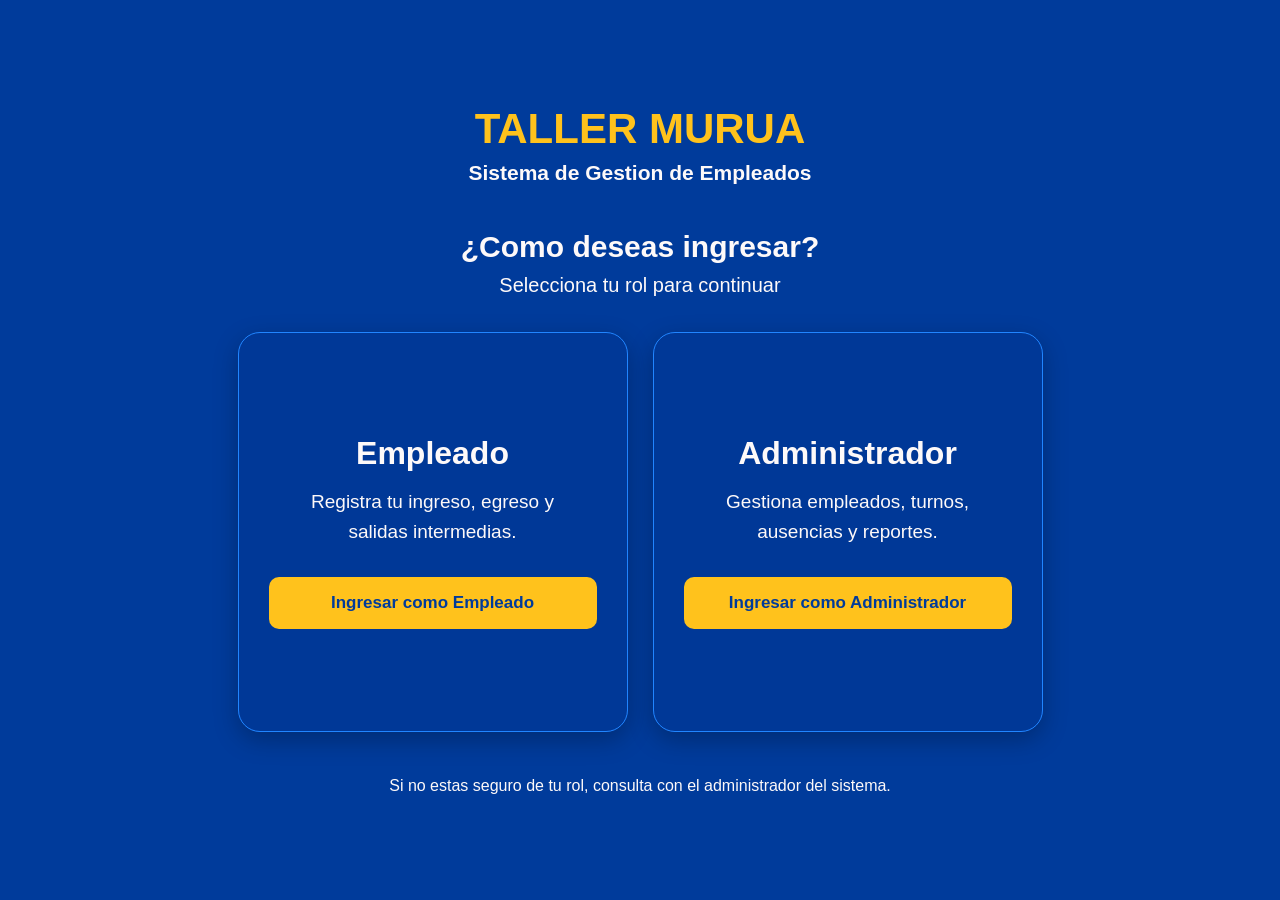
<file: templates/index.html>
<!DOCTYPE html>


<head>
    
    
    <title>Taller Murua</title>

    <link rel="stylesheet" href="../static/css/estilosIndex.css">
</head>

<body>

    <main class="contenedor">

        <h1>TALLER MURUA</h1>

        <h2>Sistema de Gestion de Empleados</h2>

        <h3>¿Como deseas ingresar?</h3>

        <p>Selecciona tu rol para continuar</p>


        <section class="roles">

            <div class="carta-empleado">

                <h2>Empleado</h2>

                <p>
                    Registra tu ingreso, egreso y<br>
                    salidas intermedias.
                </p>

                <button onclick="location.href='PantallaUsuario.html'">
                    Ingresar como Empleado
                </button>

            </div>


            <div class="carta-administrador">

                <h2>Administrador</h2>

                <p>
                    Gestiona empleados, turnos,<br>
                    ausencias y reportes.
                </p>

                <button onclick="location.href='paneladmin.html'">
                    Ingresar como Administrador
                </button>

            </div>

        </section>


        <div class="aviso"></div>

        <span>
            Si no estas seguro de tu rol, consulta con el administrador del sistema.
        </span>

    </main>

</body>

</html>
</file>
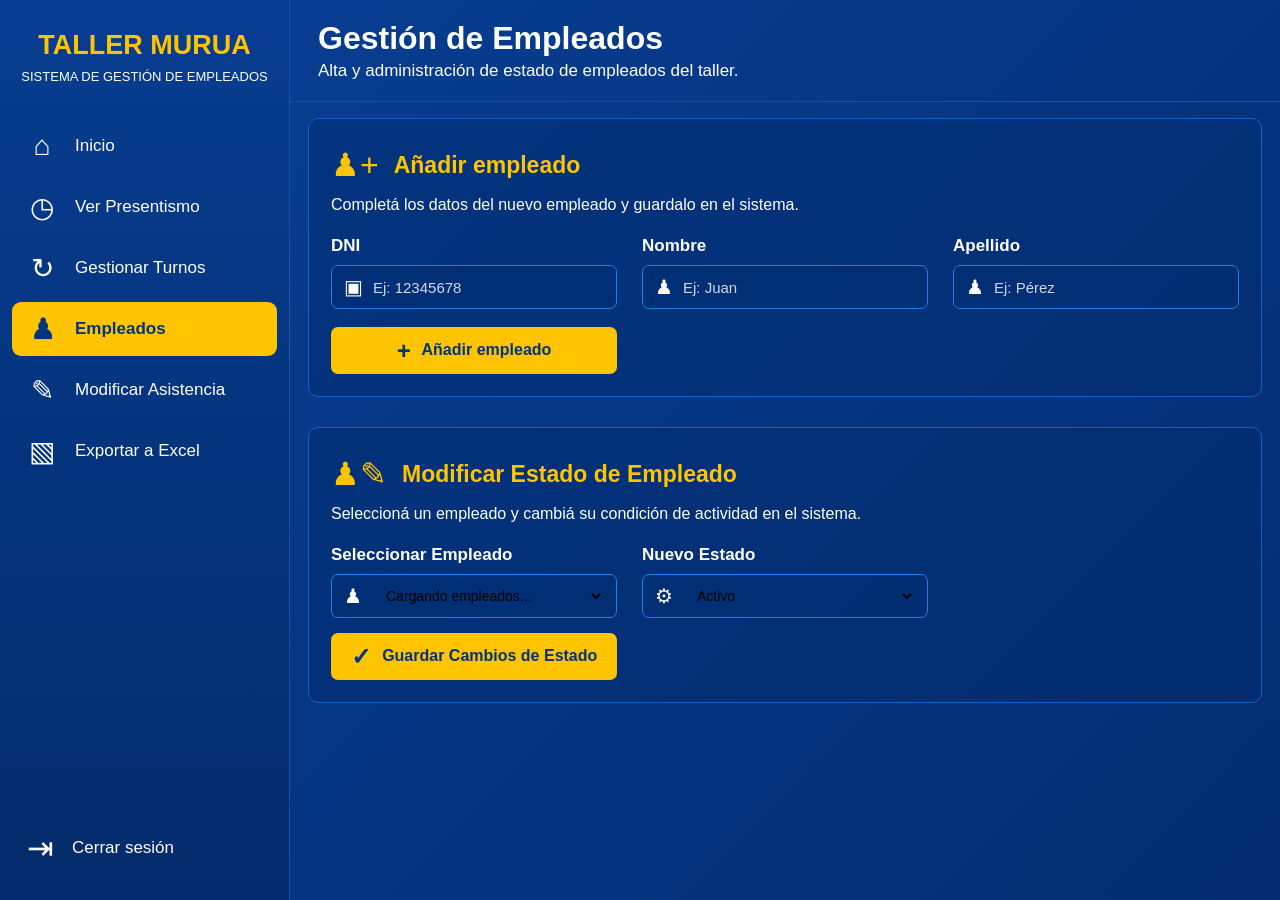
<file: templates/anadirempleado.html>
<!DOCTYPE html>
<head>
    <title>Añadir empleado - Taller Murua</title>
    <link rel="stylesheet" href="../static/css/anadirempleado.css">
</head>

<body>
    <aside class="sidebar">
        <div class="logo">
            <div class="logo-icon"></div>
            <h1>TALLER MURUA</h1>
            <p>SISTEMA DE GESTIÓN DE EMPLEADOS</p>
        </div>

        <nav class="menu">
            <a href="#" class="menu-item" onclick="location.href='paneladmin.html'">
                <span>⌂</span>
                Inicio
            </a>
            <a href="#" class="menu-item" onclick="location.href='presentismo.html'">
                <span>◷</span>
                Ver Presentismo
            </a>
            <a href="#" class="menu-item" onclick="location.href='GestionDeTurnos.html'">
                <span>↻</span>
                Gestionar Turnos
            </a>
            <a href="#" class="menu-item activo">
                <span>♟</span>
                Empleados
            </a>
            <a href="#" class="menu-item" onclick="location.href='modificarasistencia.html'">
                <span>✎</span>
                Modificar Asistencia
            </a>
            <a href="#" class="menu-item" onclick="location.href='excel.html'">
                <span>▧</span>
                Exportar a Excel
            </a>
        </nav>

        <button type="button" class="cerrar-sesion" onclick="location.href='index.html'">
            <span>⇥</span>
            Cerrar sesión
        </button>
    </aside>

    <main class="contenido">
        <header class="header">
            <div class="titulo-header">
                <div>
                    <h2>Gestión de Empleados</h2>
                    <p>Alta y administración de estado de empleados del taller.</p>
                </div>
            </div>
        </header>

        <!-- Sección de Alta de Empleado -->
        <section class="panel-empleado">
            <div class="titulo-panel">
                <span class="icono-persona">♟+</span>
                <h3>Añadir empleado</h3>
            </div>
            <p class="descripcion">
                Completá los datos del nuevo empleado y guardalo en el sistema.
            </p>

            <form class="form-empleado">
                <div class="campo">
                    <label for="dni">DNI</label>
                    <div class="input-container">
                        <span class="input-icon">▣</span>
                        <input
                            type="text"
                            id="dni"
                            name="dni"
                            placeholder="Ej: 12345678"
                        >
                    </div>
                </div>

                <div class="campo">
                    <label for="nombre">Nombre</label>
                    <div class="input-container">
                        <span class="input-icon">♟</span>
                        <input
                            type="text"
                            id="nombre"
                            name="nombre"
                            placeholder="Ej: Juan"
                        >
                    </div>
                </div>

                <div class="campo">
                    <label for="apellido">Apellido</label>
                    <div class="input-container">
                        <span class="input-icon">♟</span>
                        <input
                            type="text"
                            id="apellido"
                            name="apellido"
                            placeholder="Ej: Pérez"
                        >
                    </div>
                </div>
                
                <button type="submit" class="btn-agregar">
                    <span>+</span>
                    Añadir empleado
                </button>
            </form>
        </section>

        <!-- SECCIÓN: Modificar Estado de Empleado mediante Selectores -->
        <section class="panel-empleado" style="margin-top: 30px;">
            <div class="titulo-panel">
                <span class="icono-persona">♟✎</span>
                <h3>Modificar Estado de Empleado</h3>
            </div>
            <p class="descripcion">
                Seleccioná un empleado y cambiá su condición de actividad en el sistema.
            </p>

            <div class="form-empleado" style="margin-top: 20px;">
                <div class="campo">
                    <label for="select-empleado-estado">Seleccionar Empleado</label>
                    <div class="input-container">
                        <span class="input-icon">♟</span>
                        <select id="select-empleado-estado" name="empleado" style="width: 100%; padding: 10px; border: none; background: transparent; outline: none; font-size: 14px;">
                            <option value="">Cargando empleados...</option>
                        </select>
                    </div>
                </div>

                <div class="campo">
                    <label for="select-nuevo-estado-emp">Nuevo Estado</label>
                    <div class="input-container">
                        <span class="input-icon">⚙</span>
                        <select id="select-nuevo-estado-emp" name="estado" style="width: 100%; padding: 10px; border: none; background: transparent; outline: none; font-size: 14px;">
                            <option value="1">Activo</option>
                            <option value="0">Inactivo (No activo)</option>
                        </select>
                    </div>
                </div>

                <button type="button" id="btn-guardar-estado" class="btn-agregar" style="margin-top: 15px;">
                    <span>✓</span>
                    Guardar Cambios de Estado
                </button>
            </div>
        </section>
    </main>

    <script src="../static/js/agregarEmpleado.js"></script>
</body>
</html>
</file>
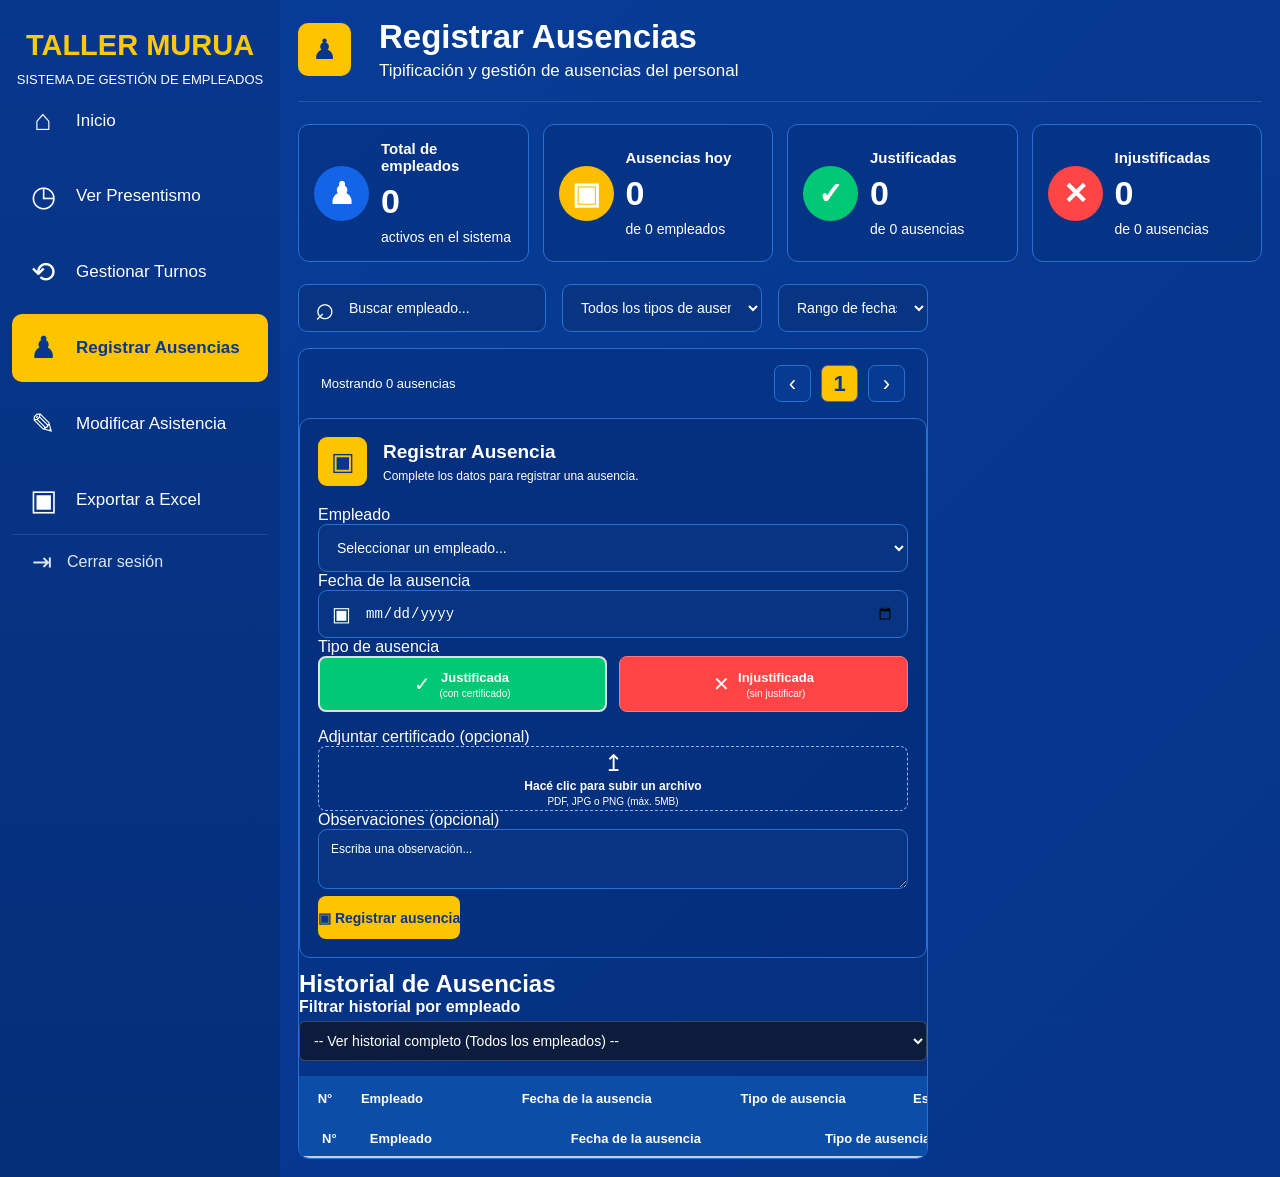
<file: templates/ausencias.html>
<!DOCTYPE html>

<head>
   
    <title>Registrar Ausencias - Taller Murua</title>
    <link rel="stylesheet" href="../static/css/ausenciastyle.css">
</head>
<body>

<div class="app">

    
    <aside class="sidebar">

        <div class="logo">
            <div class="logo-icon"></div>
            <h1>TALLER MURUA</h1>
            <p>SISTEMA DE GESTIÓN DE EMPLEADOS</p>
        

        <nav class="menu">

    <a href="paneladmin.html"><span>⌂</span>Inicio</a>
    <a href="presentismo.html"><span>◷</span>Ver Presentismo</a>
    <a href="GestionDeTurnos.html"><span>⟲</span>Gestionar Turnos</a>
    <a href="ausencias.html" class="active"><span>♟</span>Registrar Ausencias</a>
    <a href="modificarasistencia.html"><span>✎</span>Modificar Asistencia</a>


    <a href="excel.html" id="btn-exportar"><span>▣</span>Exportar a Excel</a>
</nav>

        <a href="index.html" class="cerrar-sesion" style="text-decoration: none;">
    <span>⇥</span>
    Cerrar sesión
</a> 

    </aside>

    
    <main class="main">

        <header class="header">

            <div class="header-title">
                <div class="page-icon">♟</div>
                <div>
                    <h2>Registrar Ausencias</h2>
                    <p>Tipificación y gestión de ausencias del personal</p>
                </div>
            </div>

        </header>

        
        <section class="stats">

            <div class="stat">
                <div class="stat-icon blue">♟</div>
                <div>
                    <h4>Total de empleados</h4>
                    <strong id="empleados-total">0</strong>
                    <small id="empleados-activos">activos en el sistema</small>
                </div>
            </div>

            <div class="stat">
                <div class="stat-icon yellow">▣</div>
                <div>
                    <h4>Ausencias hoy</h4>
                    <strong id="ausencias-hoy">0</strong>
                    <small id="empleados-hoy">de 0 empleados</small>
                </div>
            </div>

            <div class="stat">
                <div class="stat-icon green">✓</div>
                <div>
                    <h4>Justificadas</h4>
                    <strong id="justificadas">0</strong>
                    <small id="ausencias-justificadas">de 0 ausencias</small>
                </div>
            </div>

            <div class="stat">
                <div class="stat-icon red">✕</div>
                <div>
                    <h4>Injustificadas</h4>
                    <strong id="injustificadas">0</strong>
                    <small id="total-ausencias">de 0 ausencias</small>
                </div>
            </div>

        </section>

       
        <div class="workspace">

         
            <section class="left-column">

                <div class="filters">

                    <div class="search">
                        <span>⌕</span>
                        <input type="text" placeholder="Buscar empleado...">
                    </div>

                    <select>
                        <option>Todos los tipos de ausencia</option>
                        <option>Justificada</option>
                        <option>Injustificada</option>
                    </select>

                    <select>
                        <option>Rango de fechas</option>
                        <option>Hoy</option>
                        <option>Esta semana</option>
                        <option>Este mes</option>
                    </select>

                </div>

                <div class="table-panel">

                    <div class="table-wrapper">

                        <table>

                            <thead>
                                <tr>
                                    <th>N°</th>
                                    <th>Empleado</th>
                                    <th>Fecha de la ausencia</th>
                                    <th>Tipo de ausencia</th>
                                    <th>Estado</th>
                                    <th>Acciones</th>
                                </tr>
                            </thead>
                                

                    <div class="pagination">
                        <span id="pagination-info">Mostrando 0 ausencias</span>
                        <div>
                            <button>‹</button>
                            <button class="selected">1</button>
                            <button>›</button>
                        </div>
                    </div>

                </div>

            </section>

           
            <aside class="right-column">

                <div class="form-panel">

                    <div class="form-title">
                        <div class="form-icon">▣</div>
                        <div>
                            <h3>Registrar Ausencia</h3>
                            <p>Complete los datos para registrar una ausencia.</p>
                        </div>
                    </div>

                    <form>

                        <label>Empleado</label>
                        <select id="select-empleado">
                            <option>Seleccionar un empleado...</option>
                          
                        </select>

                        <label>Fecha de la ausencia</label>
                        <div class="date-input">
                            <span>▣</span>
                            <input type="date" id="input-fecha">
                        </div>

                       <label>Tipo de ausencia</label>

                        <div class="absence-types">
                            <label class="type-option justified-option" data-value="true">
                                <input type="radio" name="absence" value="true" style="display: none;">
                                <span>✓</span>
                                <div>
                                    <strong>Justificada</strong>
                                    <small>(con certificado)</small>
                                </div>
                            </label>

                            <label class="type-option unjustified-option" data-value="false">
                                <input type="radio" name="absence" value="false" style="display: none;">
                                <span>✕</span>
                                <div>
                                    <strong>Injustificada</strong>
                                    <small>(sin justificar)</small>
                                </div>
                            </label>
                        </div>

                        <label>Adjuntar certificado (opcional)</label>

                        <div class="upload">
                            <div class="upload-icon">↥</div>
                            <strong>Hacé clic para subir un archivo</strong>
                            <small>PDF, JPG o PNG (máx. 5MB)</small>
                            <input type="file" accept=".pdf,.jpg,.jpeg,.png">
                        </div>

                        <label>Observaciones (opcional)</label>

                        <textarea placeholder="Escriba una observación..."></textarea>

                        <button type="submit" class="register-btn">
                            ▣ Registrar ausencia
                        </button>

                    </form>

                </div>

                <div class="historial-container">
                    <h2>Historial de Ausencias</h2>
                    
                    <div class="historial-filter-container" style="margin-bottom: 15px;">
                        <label for="select-filtro-historial" style="display: block; margin-bottom: 5px; font-weight: bold;">
                            Filtrar historial por empleado
                        </label>
                        <select id="select-filtro-historial" class="form-control" style="width: 100%; padding: 10px; border-radius: 6px; background-color: #0b1c3c; color: white; border: 1px solid rgba(255,255,255,0.2);">
                            <option value="">-- Ver historial completo (Todos los empleados) --</option>
                        </select>
                    </div>

                    <table class="table" style="width: 100%; border-collapse: collapse;">
                        <thead>
                            <tr style="text-align: left; border-bottom: 2px solid #ccc;">
                                <th style="padding: 10px;">N°</th>
                                <th style="padding: 10px;">Empleado</th>
                                <th style="padding: 10px;">Fecha de la ausencia</th>
                                <th style="padding: 10px;">Tipo de ausencia</th>
                                <th style="padding: 10px;">Estado</th>
                            </tr>
                        </thead>
                        <tbody id="tabla-historial-body">
                            <!-- Las filas se inyectarán aquí automáticamente -->
                        </tbody>
                    </table>
                </div>

</div>

    <script src="../static/js/ausencias.js"></script>
</body>
</html>
</file>
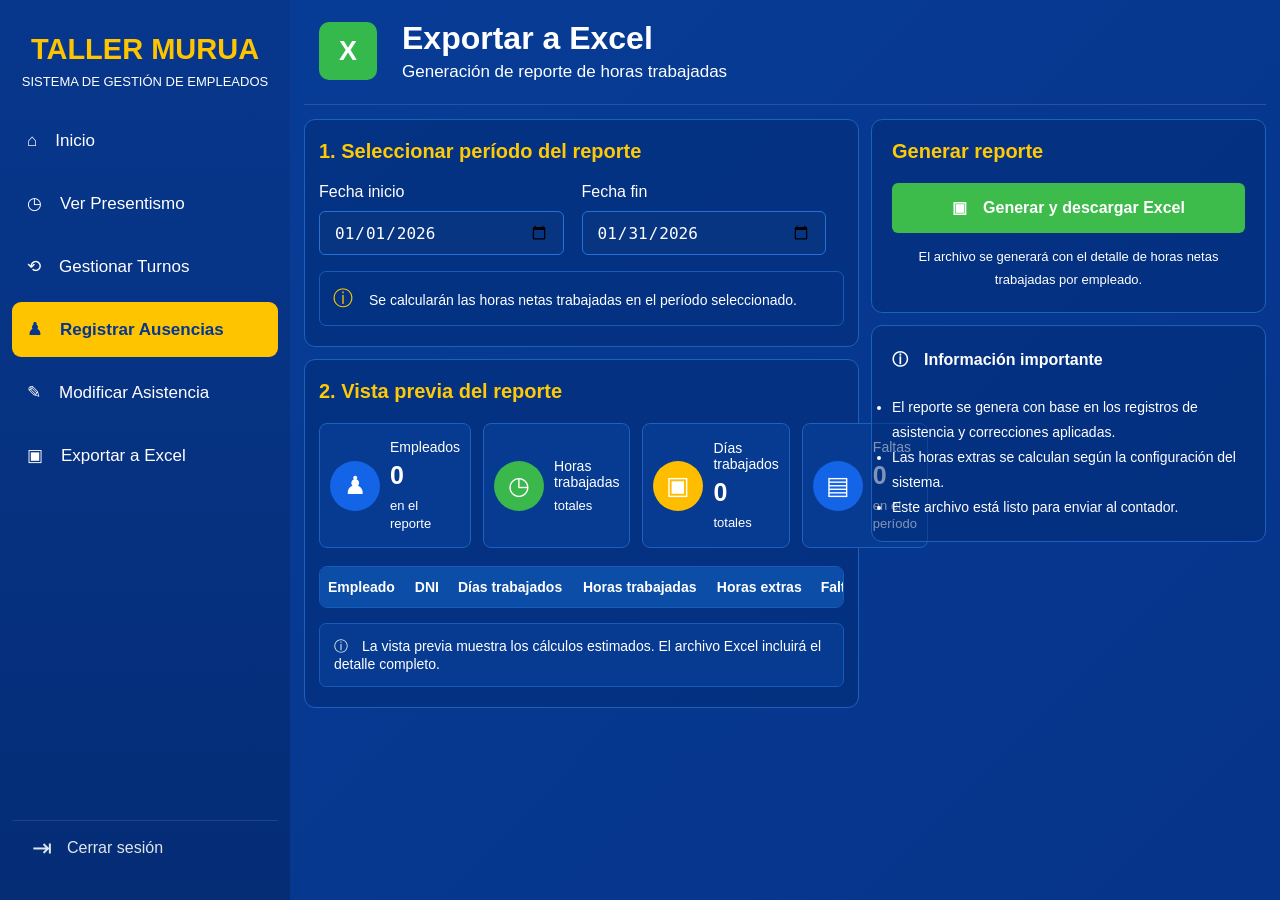
<file: templates/excel.html>
<!DOCTYPE html>

<head>
    <title>Exportar a Excel - Taller Murua</title>
    <link rel="stylesheet" href="../static/css/excelstyle.css">
    

</head>

<body>

<div class="app">

    

    <aside class="sidebar">

        <div class="logo">
            <div class="logo-icon"></div>
            <h1>TALLER MURUA</h1>
            <p>SISTEMA DE GESTIÓN DE EMPLEADOS</p>
        </div>

        <nav class="menu">

    <a href="paneladmin.html"><span>⌂</span>Inicio</a>
    <a href="presentismo.html"><span>◷</span>Ver Presentismo</a>
    <a href="GestionDeTurnos.html"><span>⟲</span>Gestionar Turnos</a>
    <a href="ausencias.html" class="active"><span>♟</span>Registrar Ausencias</a>
    <a href="modificarasistencia.html"><span>✎</span>Modificar Asistencia</a>


    <a href="excel.html" id="btn-exportar"><span>▣</span>Exportar a Excel</a>
</nav>

        <a href="index.html" class="cerrar-sesion" style="text-decoration: none;">
    <span>⇥</span>
    Cerrar sesión
</a> 

    </aside>

  

    <main class="main">

        <header class="header">

            <div class="header-title">
                <div class="excel-logo">X</div>

                <div>
                    <h2>Exportar a Excel</h2>
                    <p>Generación de reporte de horas trabajadas</p>
                </div>
            </div>

        </header>

        <div class="content-grid">

           

            <section class="left">

                

                <div class="panel">

                    <h3>1. Seleccionar período del reporte</h3>

                    <div class="date-fields">

                        <div class="field">
                            <label>Fecha inicio</label>
                            <input class="input" type="date" id="fecha-inicio" value="2026-01-01">
                        </div>

                        <div class="field">
                            <label>Fecha fin</label>
                            <input class="input" type="date" id="fecha-fin" value="2026-01-31">
                        </div>

                       

                    </div>

                    <div class="info">
                        <span>ⓘ</span>
                        Se calcularán las horas netas trabajadas en el período seleccionado.
                    </div>

                </div>

               

                <div class="panel">

                    <h3>2. Vista previa del reporte</h3>

                    <div class="stats">

                        <div class="stat">
                            <div class="stat-icon blue">♟</div>
                            <div>
                                <h4>Empleados</h4>
                                <strong id="empleados">0</strong>
                                <small>en el reporte</small>
                            </div>
                        </div>

                        <div class="stat">
                            <div class="stat-icon green">◷</div>
                            <div>
                                <h4>Horas trabajadas</h4>
                                <strong id="horas-trabajadas"></strong>
                                <small id="totales">totales</small>
                            </div>
                        </div>

                        <div class="stat">
                            <div class="stat-icon yellow">▣</div>
                            <div>
                                <h4>Días trabajados</h4>
                                <strong id="dias-trabajados">0</strong>
                                <small id="totales-dias">totales</small>
                            </div>
                        </div>

                        <div class="stat">
                            <div class="stat-icon blue">▤</div>
                            <div>
                                <h4>Faltas</h4>
                                <strong id="faltas">0</strong>
                                <small>en el período</small>
                            </div>
                        </div>

                    </div>

                    <br>

                    <div class="table-wrapper">

                        <table>

                            <thead>
                                <tr>
                                    <th>Empleado</th>
                                    <th>DNI</th>
                                    <th>Días trabajados</th>
                                    <th>Horas trabajadas</th>
                                    <th>Horas extras</th>
                                    <th>Faltas</th>
                                    <th>Horas netas</th>
                                </tr>
                            </thead>

                        </table>
                    </div>

                    <div class="bottom-info">
                        ⓘ　La vista previa muestra los cálculos estimados. El archivo Excel incluirá el detalle completo.
                    </div>

                </div>

            </section>

            
            <section class="right">

            

                <div class="panel">

                    <h3>Generar reporte</h3>

                    <button class="generate-btn" id="btn-generar-excel">
                        ▣　Generar y descargar Excel
                    </button>

                    <p class="description">
                        El archivo se generará con el detalle de horas
                        netas trabajadas por empleado.
                    </p>

                </div>

                

                <div class="panel important">

                    <h3>ⓘ　Información importante</h3>

                    <ul>
                        <li>El reporte se genera con base en los registros de asistencia y correcciones aplicadas.</li>
                        <li>Las horas extras se calculan según la configuración del sistema.</li>
                        <li>Este archivo está listo para enviar al contador.</li>
                    </ul>

                </div>
            </section>

        </div>

    </main>

</div>

<script src="../static/js/excel.js"></script>
</body>
</html>
</file>
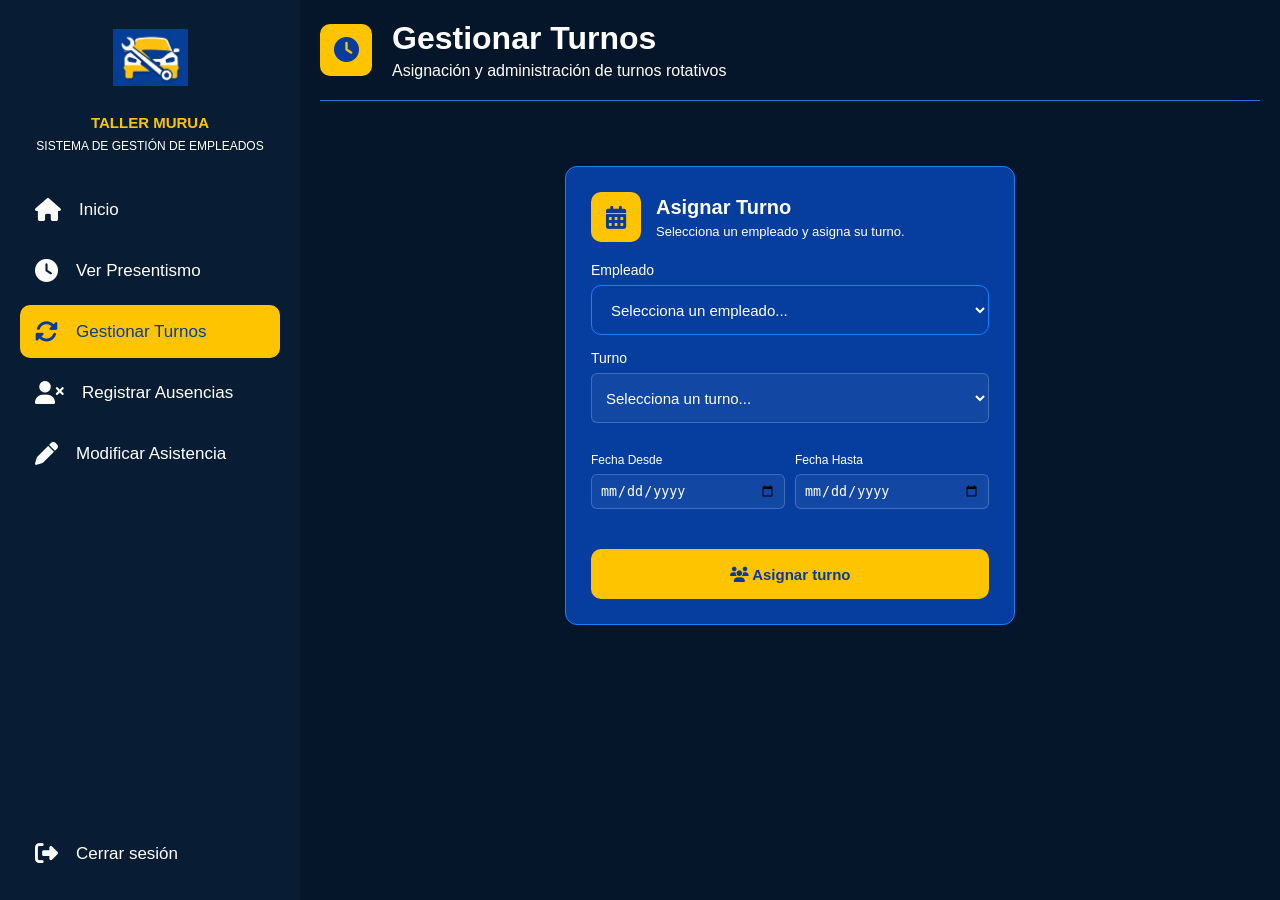
<file: templates/GestionDeTurnos.html>
<!DOCTYPE html>
<html lang="es">

<head>
    <meta charset="UTF-8">
    <meta name="viewport" content="width=device-width, initial-scale=1.0">
    <title>Taller Murua - Gestionar Turnos</title>
    <!-- CSS -->
    <link rel="stylesheet" href="../static/css/styloGestionDeTurnos.css">
    <!-- FontAwesome para iconos -->
    <link rel="stylesheet" href="https://cdnjs.cloudflare.com/ajax/libs/font-awesome/6.4.0/css/all.min.css">
</head>

<body>

    <div class="layout">

        <!-- =========================
             BARRA LATERAL
        ========================== -->
        <aside class="sidebar">

            <!-- LOGO -->
            <div class="brand">
                <img src="../templates/imagenes/LOGO PRINCIPAL (SOLO AUTO).jpeg" alt="Logo Taller Murua" class="logo-img">
                <h2>TALLER MURUA</h2>
                <p>SISTEMA DE GESTIÓN DE EMPLEADOS</p>
            </div>

            <!-- MENÚ -->
            <nav class="menu">
                <a href="#" class="menu-item" onclick="location.href='paneladmin.html'">
                    <i class="fa-solid fa-house"></i>
                    <span>Inicio</span>
                </a>

                <a href="#" class="menu-item" onclick="location.href='presentismo.html'">
                    <i class="fa-solid fa-clock"></i>
                    <span>Ver Presentismo</span>
                </a>

                <a href="#" class="menu-item active">
                    <i class="fa-solid fa-rotate"></i>
                    <span>Gestionar Turnos</span>
                </a>

                <a href="#" class="menu-item" onclick="location.href='ausencias.html'">
                    <i class="fa-solid fa-user-xmark"></i>
                    <span>Registrar Ausencias</span>
                </a>

                <a href="#" class="menu-item" onclick="location.href='modificarasistencia.html'">
                    <i class="fa-solid fa-pen"></i>
                    <span>Modificar Asistencia</span>
                </a>
            </nav>

            <!-- CERRAR SESIÓN -->
            <div class="logout">
                <a href="#" class="menu-item" onclick="location.href='index.html'">
                    <i class="fa-solid fa-right-from-bracket"></i>
                    <span>Cerrar sesión</span>
                </a>
            </div>
        </aside>

        <!-- =========================
             CONTENIDO PRINCIPAL
        ========================== -->
        <main class="main-content">

            <!-- ENCABEZADO -->
            <header class="header">
                <div class="header-title">
                    <div class="title-icon">
                        <i class="fa-solid fa-clock"></i>
                    </div>
                    <div>
                        <h1>Gestionar Turnos</h1>
                        <p>Asignación y administración de turnos rotativos</p>
                    </div>
                </div>
            </header>

            <!-- =========================
                 PANEL ASIGNAR TURNO
            ========================== -->
            <form id="form-asignar-turno" class="assignment">

                <div class="assignment-title">
                    <div class="assignment-icon">
                        <i class="fa-solid fa-calendar-days"></i>
                    </div>
                    <div>
                        <h2>Asignar Turno</h2>
                        <p>Selecciona un empleado y asigna su turno.</p>
                    </div>
                </div>

                <!-- EMPLEADO (Cargado dinámicamente o por select con ID) -->
                <label for="select-empleado">Empleado</label>
                <select id="select-empleado" required>
                    <option value="">Selecciona un empleado...</option>
                </select>

                <!-- TURNO (Asociado al turno_id de la BD) -->
                <label for="select-turno-id">Turno</label>
                <select id="select-turno-id" required style="width: 100%; padding: 10px; margin-bottom: 15px; background: rgba(255,255,255,0.05); color: white; border: 1px solid rgba(255,255,255,0.2); border-radius: 6px;">
                    <option value="">Selecciona un turno...</option>
                    <option value="1">Mañana</option>
                    <option value="2">Tarde</option>
                </select>

                <!-- FECHAS DE VIGENCIA -->
                <div style="display: flex; gap: 10px; margin-bottom: 15px;">
                    <div style="flex: 1;">
                        <label for="input-fecha-desde" style="font-size: 12px;">Fecha Desde</label>
                        <input type="date" id="input-fecha-desde" required style="width: 100%; padding: 8px; background: rgba(255,255,255,0.05); color: white; border: 1px solid rgba(255,255,255,0.2); border-radius: 6px;">
                    </div>
                    <div style="flex: 1;">
                        <label for="input-fecha-hasta" style="font-size: 12px;">Fecha Hasta</label>
                        <input type="date" id="input-fecha-hasta" required style="width: 100%; padding: 8px; background: rgba(255,255,255,0.05); color: white; border: 1px solid rgba(255,255,255,0.2); border-radius: 6px;">
                    </div>
                </div>

                <!-- BOTÓN -->
                <button type="submit" class="assign-button">
                    <i class="fa-solid fa-users"></i>
                    Asignar turno
                </button>
            </form>

        </main>
    </div>

    <!-- SCRIPT JS -->
    <script src="../static/js/GestionDeTurnos.js"></script>
</body>
</html>
</file>
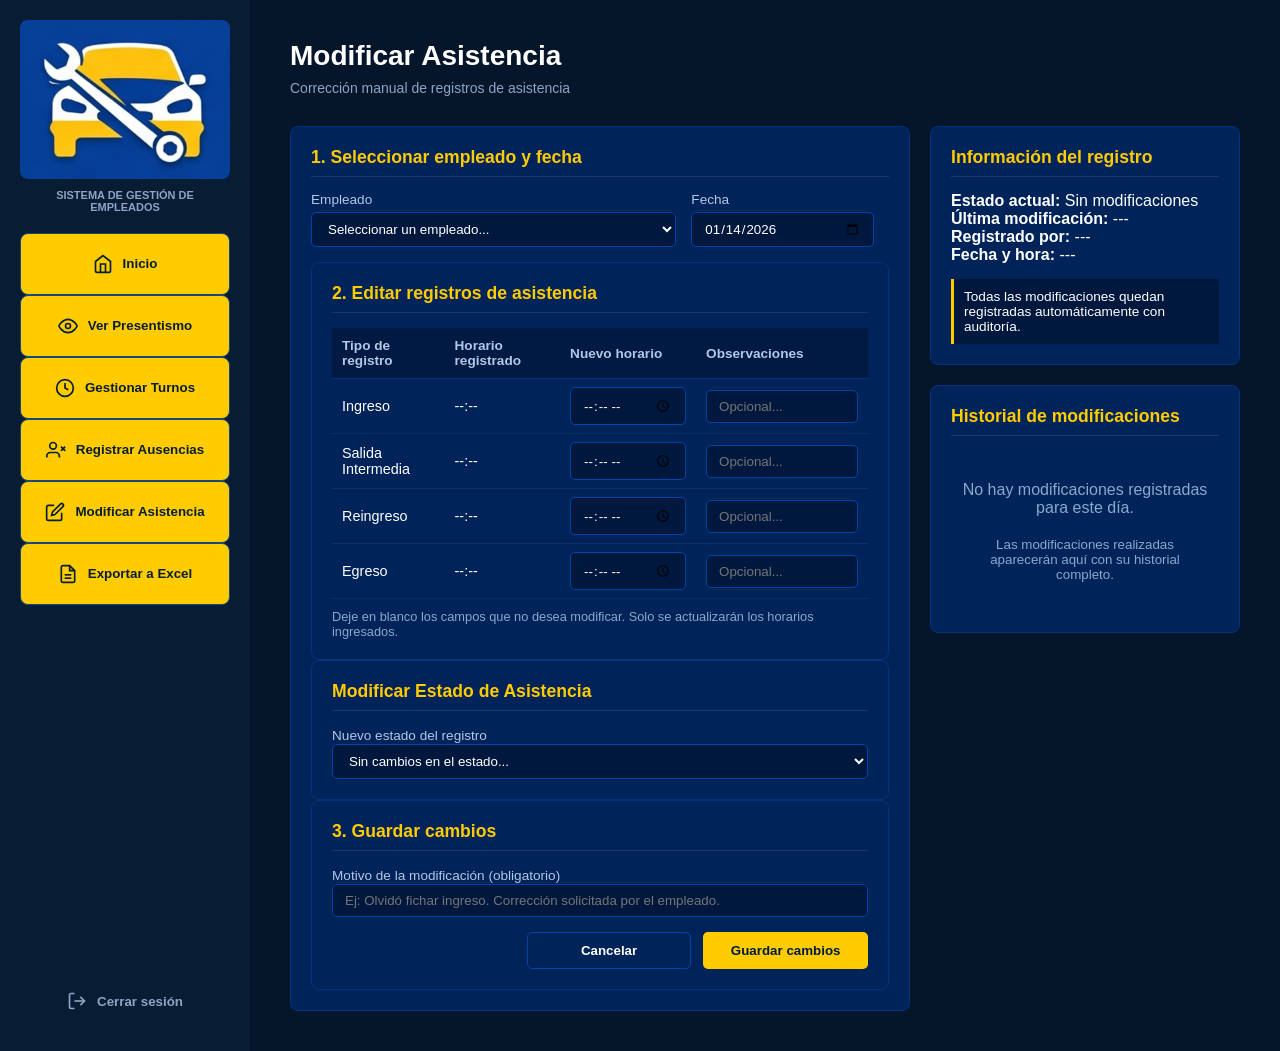
<file: templates/modificarasistencia.html>
<!DOCTYPE html>
<html lang="es">
<head>
  <meta charset="UTF-8">
  <meta name="viewport" content="width=device-width, initial-scale=1.0">
  <title>Modificar Asistencia - Taller Murua</title>
  <link rel="stylesheet" href="../static/css/estilos.css">
</head>
<body>

  <!-- Barra Lateral / Menú -->
  <aside>
    <div>
      <div class="logo-container">
        <img src="imagenes/LOGO PRINCIPAL (SOLO AUTO).jpeg" alt="Logo Taller Murua">
        <p>SISTEMA DE GESTIÓN DE EMPLEADOS</p>
      </div>

      <nav>
        <button type="button" id="btn-nav-inicio" onclick="location.href='paneladmin.html'">
          <svg width="20" height="20" viewBox="0 0 24 24" fill="none" stroke="currentColor" stroke-width="2"><path d="m3 9 9-7 9 7v11a2 2 0 0 1-2 2H5a2 2 0 0 1-2-2z"/><polyline points="9 22 9 12 15 12 15 22"/></svg>
          Inicio
        </button>

        <button type="button" id="btn-nav-presentismo" onclick="location.href='presentismo.html'">
          <svg width="20" height="20" viewBox="0 0 24 24" fill="none" stroke="currentColor" stroke-width="2"><circle cx="12" cy="12" r="3"/><path d="M1 12s4-8 11-8 11 8 11 8-4 8-11 8-11-8-11-8z"/></svg>
          Ver Presentismo
        </button>

        <button type="button" id="btn-nav-turnos" onclick="location.href='GestionDeTurnos.html'">
          <svg width="20" height="20" viewBox="0 0 24 24" fill="none" stroke="currentColor" stroke-width="2"><circle cx="12" cy="12" r="10"/><polyline points="12 6 12 12 16 14"/></svg>
          Gestionar Turnos
        </button>

        <button type="button" id="btn-nav-ausencias" onclick="location.href='ausencias.html'">
          <svg width="20" height="20" viewBox="0 0 24 24" fill="none" stroke="currentColor" stroke-width="2"><path d="M16 21v-2a4 4 0 0 0-4-4H5a4 4 0 0 0-4 4v2"/><circle cx="8.5" cy="7" r="4"/><line x1="18" y1="8" x2="23" y2="13"/><line x1="23" y1="8" x2="18" y2="13"/></svg>
          Registrar Ausencias
        </button>

        <button type="button" id="btn-nav-asistencia" class="active">
          <svg width="20" height="20" viewBox="0 0 24 24" fill="none" stroke="currentColor" stroke-width="2"><path d="M11 4H4a2 2 0 0 0-2 2v14a2 2 0 0 0 2 2h14a2 2 0 0 0 2-2v-7"/><path d="M18.5 2.5a2.121 2.121 0 0 1 3 3L12 15l-4 1 1-4 9.5-9.5z"/></svg>
          Modificar Asistencia
        </button>

        <button type="button" id="btn-nav-excel" onclick="location.href='excel.html'">
          <svg width="20" height="20" viewBox="0 0 24 24" fill="none" stroke="currentColor" stroke-width="2"><path d="M14 2H6a2 2 0 0 0-2 2v16a2 2 0 0 0 2 2h12a2 2 0 0 0 2-2V8z"/><polyline points="14 2 14 8 20 8"/><line x1="16" y1="13" x2="8" y2="13"/><line x1="16" y1="17" x2="8" y2="17"/></svg>
          Exportar a Excel
        </button>
      </nav>
    </div>

    <button type="button" id="btn-cerrar-sesion" onclick="location.href='index.html'">
      <svg width="20" height="20" viewBox="0 0 24 24" fill="none" stroke="currentColor" stroke-width="2"><path d="M9 21H5a2 2 0 0 1-2-2V5a2 2 0 0 1 2-2h4"/><polyline points="16 17 21 12 16 7"/><line x1="21" y1="12" x2="9" y2="12"/></svg>
      Cerrar sesión
    </button>
  </aside>

  <!-- Contenido Principal -->
  <main>
    <header>
      <div>
        <h1>Modificar Asistencia</h1>
        <p>Corrección manual de registros de asistencia</p>
      </div>
    </header>

    <div class="contenido-grid">
      
      <!-- Columna Izquierda (Formulario de Modificación) -->
      <div class="columna-principal">
        
        <!-- 1. Seleccionar empleado y fecha -->
        <section>
          <h2>1. Seleccionar empleado y fecha</h2>
          
          <div class="formulario-busqueda">
            <div>
              <label for="select-empleado">Empleado</label>
              <select id="select-empleado">
                <option value="">Seleccionar un empleado...</option>
              </select>
            </div>

            <div>
              <label for="input-fecha">Fecha</label>
              <input type="date" id="input-fecha" value="2026-01-14">
            </div>
          </div>

        <!-- 2. Editar registros de asistencia -->
        <section>
          <h2>2. Editar registros de asistencia</h2>

          <table>
            <thead>
              <tr>
                <th>Tipo de registro</th>
                <th>Horario registrado</th>
                <th>Nuevo horario</th>
                <th>Observaciones</th>
              </tr>
            </thead>
            <tbody>
              <tr>
                <td>Ingreso</td>
                <td>--:--</td>
                <td><input type="time" id="input-nuevo-ingreso"></td>
                <td><input type="text" id="input-obs-ingreso" placeholder="Opcional..."></td>
              </tr>
              <tr>
                <td>Salida Intermedia</td>
                <td>--:--</td>
                <td><input type="time" id="input-nueva-salida-int"></td>
                <td><input type="text" id="input-obs-salida-int" placeholder="Opcional..."></td>
              </tr>
              <tr>
                <td>Reingreso</td>
                <td>--:--</td>
                <td><input type="time" id="input-nuevo-reingreso"></td>
                <td><input type="text" id="input-obs-reingreso" placeholder="Opcional..."></td>
              </tr>
              <tr>
                <td>Egreso</td>
                <td>--:--</td>
                <td><input type="time" id="input-nuevo-egreso"></td>
                <td><input type="text" id="input-obs-egreso" placeholder="Opcional..."></td>
              </tr>
            </tbody>
          </table>

          <p class="nota-informativa">Deje en blanco los campos que no desea modificar. Solo se actualizarán los horarios ingresados.</p>
        </section>

        <!-- Cambiar Estado de Asistencia -->
        <section>
          <h2>Modificar Estado de Asistencia</h2>
          <label for="select-nuevo-estado">Nuevo estado del registro</label>
          <select id="select-nuevo-estado">
            <option value="">Sin cambios en el estado...</option>
          </select>
        </section>

        <!-- 3. Guardar cambios -->
        <section>
          <h2>3. Guardar cambios</h2>
          
          <label for="input-motivo">Motivo de la modificación (obligatorio)</label>
          <input type="text" id="input-motivo" placeholder="Ej: Olvidó fichar ingreso. Corrección solicitada por el empleado.">

          <div class="acciones-form">
            <button type="button" id="btn-cancelar">Cancelar</button>
            <button type="submit" id="btn-guardar-cambios">Guardar cambios</button>
          </div>
        </section>

      </div>

      <!-- Columna Derecha (Paneles Informativos) -->
      <div class="columna-secundaria">
        
        <!-- Panel 1: Información del registro -->
        <section>
          <h2>Información del registro</h2>
          <p><strong>Estado actual:</strong> Sin modificaciones</p>
          <p><strong>Última modificación:</strong> ---</p>
          <p><strong>Registrado por:</strong> ---</p>
          <p><strong>Fecha y hora:</strong> ---</p>

          <div class="alerta-auditoria">
            <p>Todas las modificaciones quedan registradas automáticamente con auditoría.</p>
          </div>
        </section>

        <!-- Panel 2: Historial de modificaciones -->
        <section>
          <h2>Historial de modificaciones</h2>
          <div class="historial-vacio">
            <p>No hay modificaciones registradas para este día.</p>
            <small>Las modificaciones realizadas aparecerán aquí con su historial completo.</small>
          </div>
        </section>

      </div>

    </div>
  </main>
  <script src="../static/js/main.js"></script>
</body>
</html>
</file>
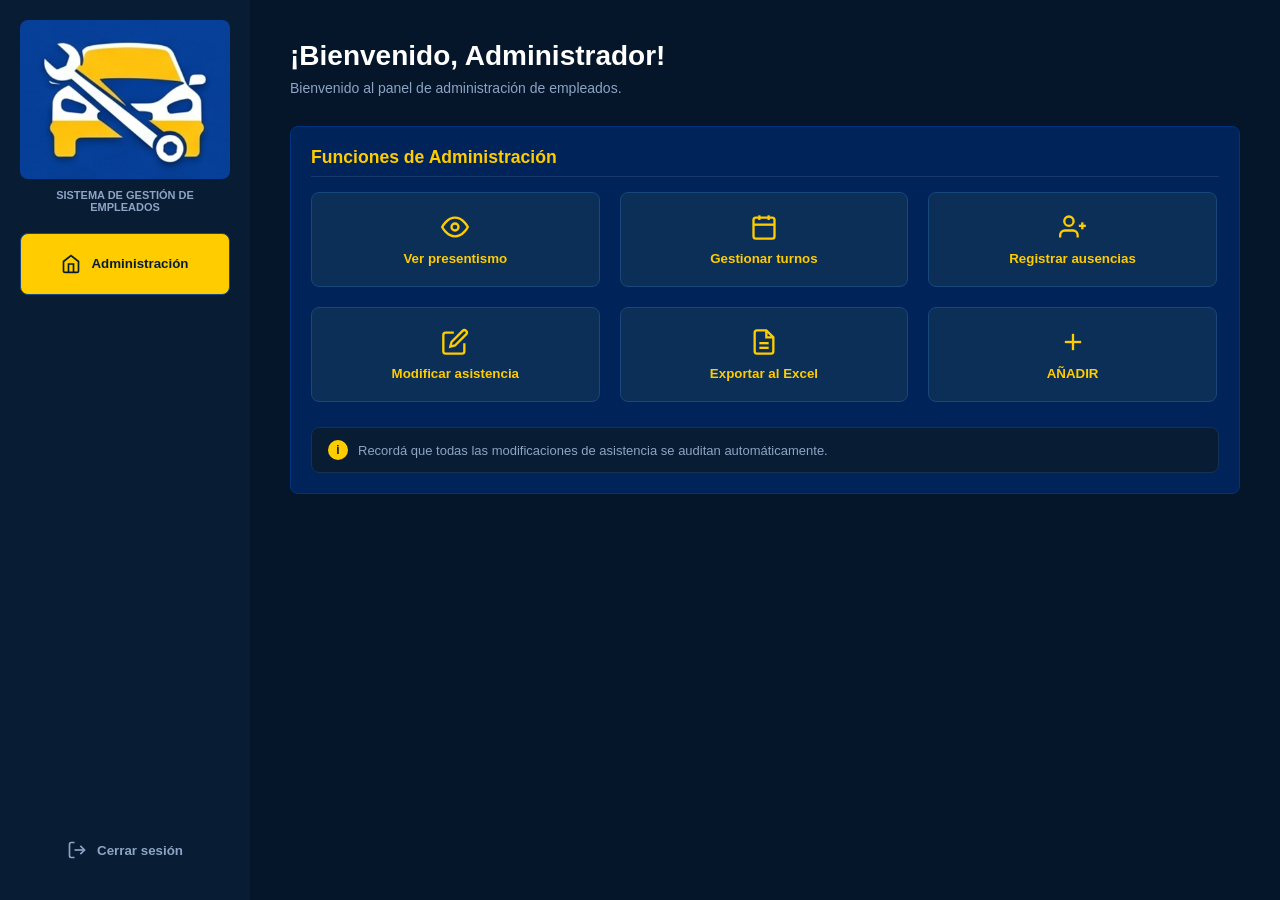
<file: templates/paneladmin.html>
<!DOCTYPE html>
<html lang="es">
<head>
  <meta charset="UTF-8">
  <meta name="viewport" content="width=device-width, initial-scale=1.0">
  <title>Panel de Administración - Taller Murua</title>
  <link rel="stylesheet" href="../static/css/estilos.css">
</head>
<body>

  <!-- Barra Lateral / Menú -->
  <aside>
    <div>
      <div class="logo-container">
        <img src="imagenes/LOGO PRINCIPAL (SOLO AUTO).jpeg" alt="Logo Taller Murua">
        <p>SISTEMA DE GESTIÓN DE EMPLEADOS</p>
      </div>

      <nav>
        <button type="button" id="btn-nav-administracion" class="active">
          <svg width="20" height="20" viewBox="0 0 24 24" fill="none" stroke="currentColor" stroke-width="2"><path d="m3 9 9-7 9 7v11a2 2 0 0 1-2 2H5a2 2 0 0 1-2-2z"/><polyline points="9 22 9 12 15 12 15 22"/></svg>
          Administración
        </button>
      </nav>
    </div>

    <button type="button" id="btn-cerrar-sesion" onclick="location.href='index.html'">
      <svg width="20" height="20" viewBox="0 0 24 24" fill="none" stroke="currentColor" stroke-width="2"><path d="M9 21H5a2 2 0 0 1-2-2V5a2 2 0 0 1 2-2h4"/><polyline points="16 17 21 12 16 7"/><line x1="21" y1="12" x2="9" y2="12"/></svg>
      Cerrar sesión
    </button>
  </aside>

  <!-- Contenido Principal -->
  <main>
    <header>
      <h1>¡Bienvenido, Administrador!</h1>
      <p>Bienvenido al panel de administración de empleados.</p>
    </header>

    <section>
      <h2>Funciones de Administración</h2>

      <div>
        <button type="button" id="btn-ver-presentismo" onclick="location.href='presentismo.html'">
          <svg width="28" height="28" viewBox="0 0 24 24" fill="none" stroke="currentColor" stroke-width="2"><circle cx="12" cy="12" r="3"/><path d="M1 12s4-8 11-8 11 8 11 8-4 8-11 8-11-8-11-8z"/></svg>
          Ver presentismo
        </button>

        <button type="button" id="btn-gestionar-turnos" onclick="location.href='GestionDeTurnos.html'">
          <svg width="28" height="28" viewBox="0 0 24 24" fill="none" stroke="currentColor" stroke-width="2"><rect x="3" y="4" width="18" height="18" rx="2" ry="2"/><line x1="16" y1="2" x2="16" y2="6"/><line x1="8" y1="2" x2="8" y2="6"/><line x1="3" y1="10" x2="21" y2="10"/></svg>
          Gestionar turnos
        </button>

        <button type="button" id="btn-registrar-ausencias" onclick="location.href='ausencias.html'">
          <svg width="28" height="28" viewBox="0 0 24 24" fill="none" stroke="currentColor" stroke-width="2"><path d="M16 21v-2a4 4 0 0 0-4-4H5a4 4 0 0 0-4 4v2"/><circle cx="8.5" cy="7" r="4"/><line x1="20" y1="8" x2="20" y2="14"/><line x1="23" y1="11" x2="17" y2="11"/></svg>
          Registrar ausencias
        </button>

        <button type="button" id="btn-modificar-asistencia" onclick="location.href='modificarasistencia.html'">
          <svg width="28" height="28" viewBox="0 0 24 24" fill="none" stroke="currentColor" stroke-width="2"><path d="M11 4H4a2 2 0 0 0-2 2v14a2 2 0 0 0 2 2h14a2 2 0 0 0 2-2v-7"/><path d="M18.5 2.5a2.121 2.121 0 0 1 3 3L12 15l-4 1 1-4 9.5-9.5z"/></svg>
          Modificar asistencia
        </button>

        <button type="button" id="btn-exportar-excel" onclick="location.href='excel.html'">
          <svg width="28" height="28" viewBox="0 0 24 24" fill="none" stroke="currentColor" stroke-width="2"><path d="M14 2H6a2 2 0 0 0-2 2v16a2 2 0 0 0 2 2h12a2 2 0 0 0 2-2V8z"/><polyline points="14 2 14 8 20 8"/><line x1="16" y1="13" x2="8" y2="13"/><line x1="16" y1="17" x2="8" y2="17"/></svg>
          Exportar al Excel
        </button>

        <button type="button" id="btn-anadir" onclick="location.href='anadirempleado.html'">
          <svg width="28" height="28" viewBox="0 0 24 24" fill="none" stroke="currentColor" stroke-width="2"><line x1="12" y1="5" x2="12" y2="19"/><line x1="5" y1="12" x2="19" y2="12"/></svg>
          AÑADIR
        </button>
      </div>

      <footer>
        <p><strong>i</strong> Recordá que todas las modificaciones de asistencia se auditan automáticamente.</p>
      </footer>
    </section>
  </main>
  <script src="../static/js/main.js"></script>

</body>
</html>
</file>
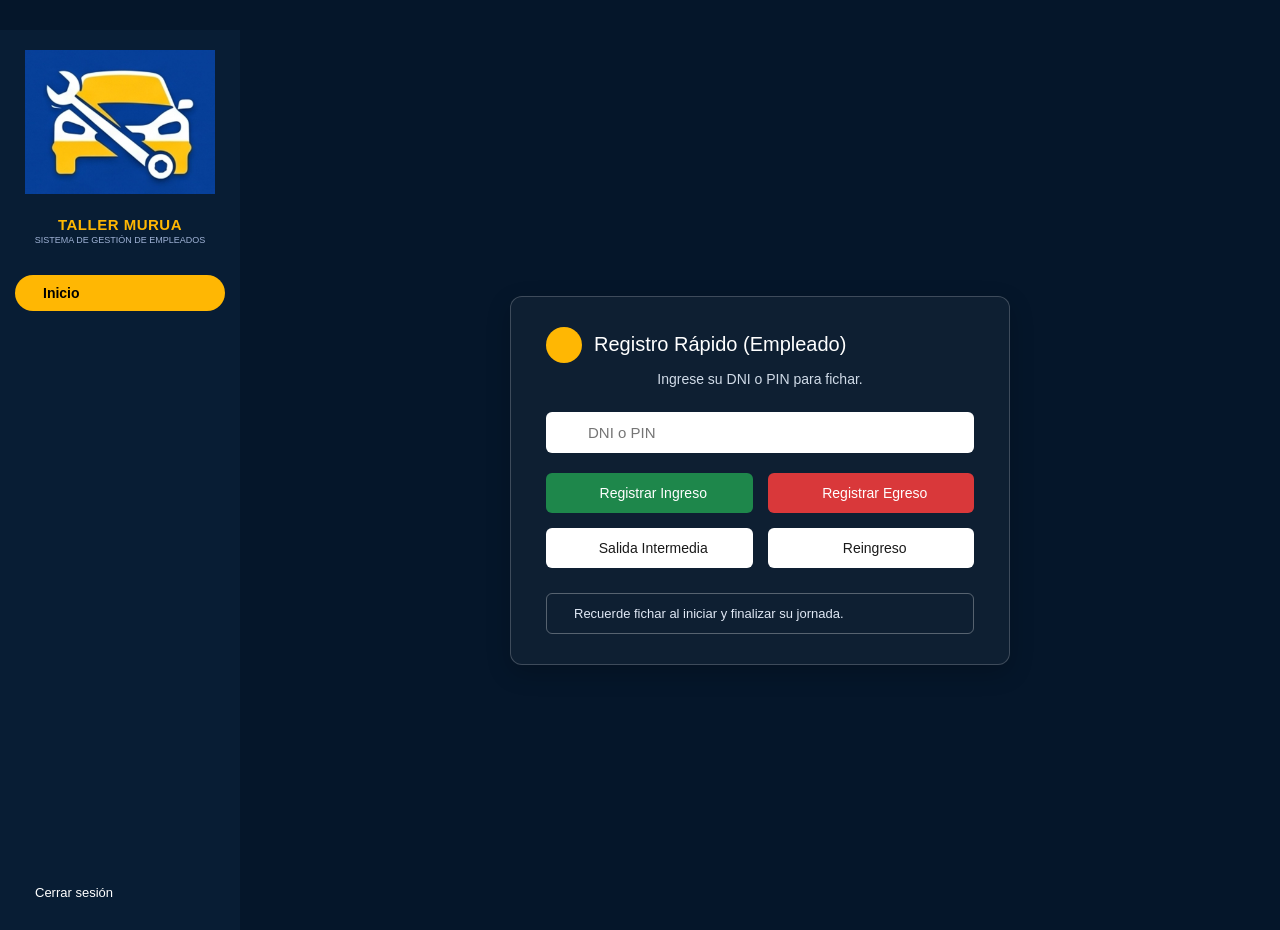
<file: templates/PantallaUsuario.html>
<!DOCTYPE html>
<html lang="es">
<head>
    <meta charset="UTF-8">
    <meta name="viewport" content="width=device-width, initial-scale=1.0">
    <title>Taller Murua - Sistema de Gestión de Empleados</title>
    <!-- Vinculación del CSS -->
    <link rel="stylesheet" href="../static/css/styloPantallaUsuario.css">
    <!-- Iconos Font Awesome -->
    
</head>
<body>
<div class="brand">
    <!-- Aquí colocas la imagen -->
    
    
</div>
    <div class="layout">
        <!-- Barra Lateral / Sidebar -->
        <aside class="sidebar">
            <div class="brand">
                <div class="logo">
                    <img src="../templates/imagenes/LOGO PRINCIPAL (SOLO AUTO).jpeg" alt="Logo Taller Murua" class="logo-img">
                    <i class="fa-solid fa-car"></i>
                </div>
                <h2 id="brand-title">TALLER MURUA</h2>
                <span>SISTEMA DE GESTIÓN DE EMPLEADOS</span>
            </div>

            <nav class="menu">
                <a href="#" class="menu-item active">
                    <i class="fa-solid fa-house"></i>
                    <span>Inicio</span>
                </a>
            </nav>
            <a href="index.html" class="logout">
                <i class="fa-solid fa-right-from-bracket"id="cerrarSesion"></i>
                <span>Cerrar sesión</span>
            </a>
        </aside>

        <!-- Contenido Principal -->
        <main class="main-content">
            <div class="card">
                <div class="card-header">
                    <div class="user-icon">
                        <i class="fa-solid fa-user"></i>
                    </div>
                    <h1>Registro Rápido (Empleado)</h1>
                </div>

                <p class="subtitle" id="imputdni">Ingrese su DNI o PIN para fichar.</p>

                <form class="form-container" onsubmit="event.preventDefault();">
                    <div class="input-group">
                        <i class="fa-regular fa-user input-icon"></i>
                        <!-- Agregá id="pinInput" acá -->
                        <input type="text" id="pinInput" placeholder="DNI o PIN" required>
                    </div>

                    <div class="buttons-grid">
                        <button type="button" class="btn btn-green"id="btnRegistrarIngreso">
                            <i class="fa-solid fa-arrow-right-arrow-left"></i>
                            Registrar Ingreso
                        </button>
                        <button type="button" class="btn btn-red"id="btnRegistrarEgreso">
                            <i class="fa-solid fa-arrow-right-from-bracket"></i>
                            Registrar Egreso
                        </button>
                        <button type="button" class="btn btn-white"id="btnSalidaIntermedia">
                            <i class="fa-solid fa-clock-rotate-left"></i>
                            Salida Intermedia
                        </button>
                        <button type="button" class="btn btn-white"id="btnReingreso">
                            <i class="fa-solid fa-clock-rotate-left"></i>
                            Reingreso
                        </button>
                    </div>

                    <div class="info-box">
                        <i class="fa-solid fa-circle-info"></i>
                        <span>Recuerde fichar al iniciar y finalizar su jornada.</span>
                    </div>
                </form>
            </div>
        </main>
    </div>
<script src="../static/js/PantallaUsuario.js"></script>
</body>
</html>
</file>
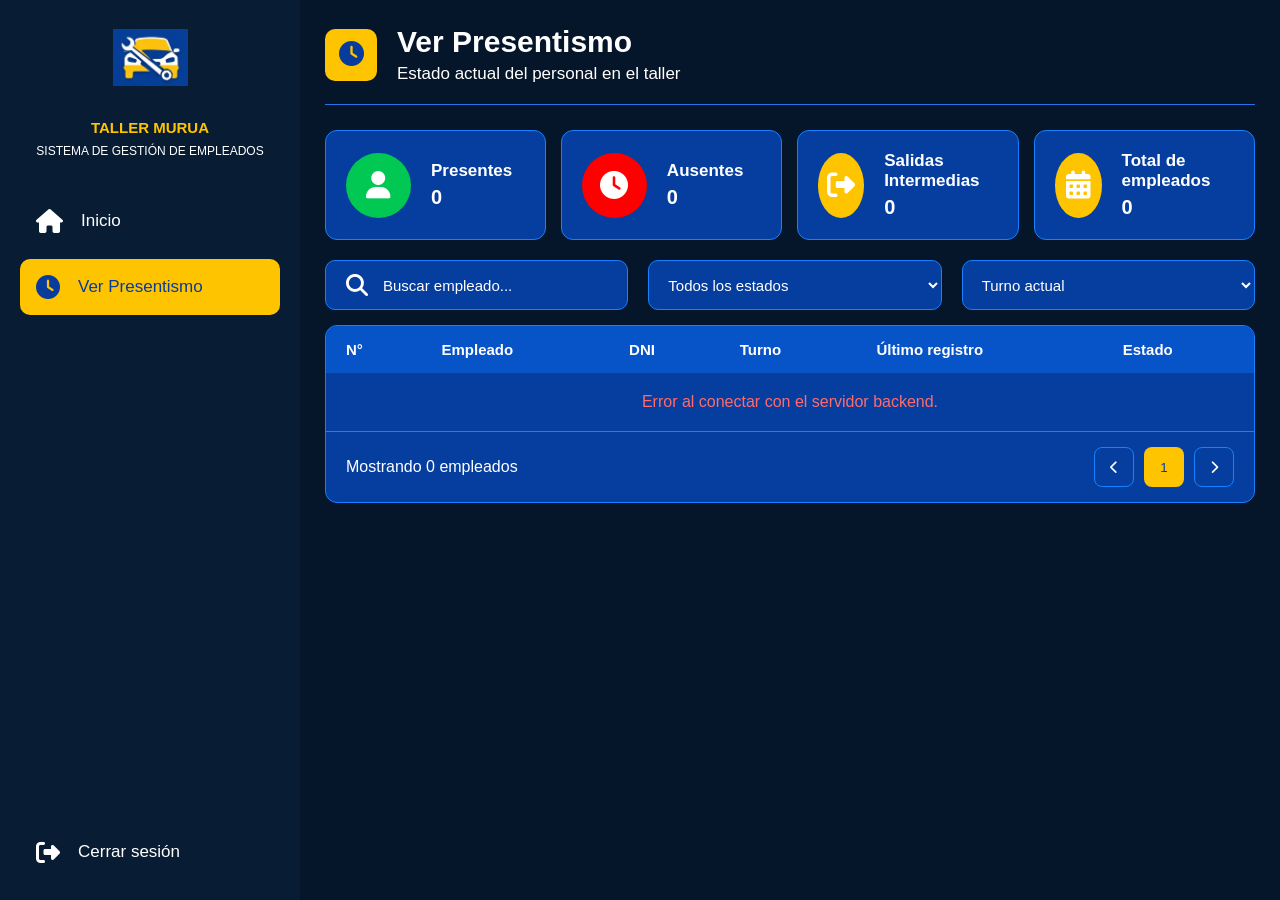
<file: templates/presentismo.html>
<!DOCTYPE html>
<html lang="es">

<head>
    <meta charset="UTF-8">
    <meta name="viewport" content="width=device-width, initial-scale=1.0">
    <title>Taller Murua - Presentismo</title>
    <!-- CSS -->
    <link rel="stylesheet" href="../static/css/styloPresentismo.css">
    <!-- FontAwesome para iconos -->
    <link rel="stylesheet" href="https://cdnjs.cloudflare.com/ajax/libs/font-awesome/6.4.0/css/all.min.css">
</head>

<body>

    <!-- CONTENEDOR PRINCIPAL -->
    <div class="layout">

        <!-- =========================
             BARRA LATERAL
        ========================== -->
        <aside class="sidebar">

            <!-- LOGO -->
            <div class="brand">
                <img src="../templates/imagenes/LOGO PRINCIPAL (SOLO AUTO).jpeg" alt="Logo Taller Murua" class="logo-img">
                <h2>TALLER MURUA</h2>
                <p>SISTEMA DE GESTIÓN DE EMPLEADOS</p>
            </div>

            <!-- MENÚ -->
            <nav class="menu">
                <a href="#" class="menu-item" onclick="location.href='paneladmin.html'">
                    <i class="fa-solid fa-house"></i>
                    <span>Inicio</span>
                </a>

                <a href="#" class="menu-item active">
                    <i class="fa-solid fa-clock"></i>
                    <span>Ver Presentismo</span>
                </a>
            </nav>

            <!-- CERRAR SESIÓN -->
            <div class="logout">
                <a href="#" class="menu-item" onclick="location.href='index.html'">
                    <i class="fa-solid fa-right-from-bracket" id="cerrar"></i>
                    <span>Cerrar sesión</span>
                </a>
            </div>

        </aside>

        <!-- =========================
             CONTENIDO PRINCIPAL
        ========================== -->
        <main class="main-content">

            <!-- ENCABEZADO -->
            <header class="header">
                <div class="header-title">
                    <div class="title-icon">
                        <i class="fa-solid fa-clock"></i>
                    </div>
                    <div>
                        <h1>Ver Presentismo</h1>
                        <p>Estado actual del personal en el taller</p>
                    </div>
                </div>
            </header>

            <!-- =========================
                 TARJETAS
            ========================== -->
            <section class="cards">

                <!-- PRESENTES -->
                <div class="card">
                    <div class="card-icon green">
                        <i class="fa-solid fa-user"></i>
                    </div>
                    <div>
                        <h3>Presentes</h3>
                        <p id="contador-presentes" style="font-size: 20px; font-weight: bold; margin: 5px 0 0 0;">0</p>
                    </div>
                </div>

                <!-- AUSENTES -->
                <div class="card">
                    <div class="card-icon yellow">
                        <i class="fa-solid fa-clock"></i>
                    </div>
                    <div>
                        <h3>Ausentes</h3>
                        <p id="contador-ausentes" style="font-size: 20px; font-weight: bold; margin: 5px 0 0 0;">0</p>
                    </div>
                </div>

                <!-- SALIDAS -->
                <div class="card">
                    <div class="card-icon blue">
                        <i class="fa-solid fa-right-from-bracket"></i>
                    </div>
                    <div>
                        <h3>Salidas Intermedias</h3>
                        <p id="contador-salidas" style="font-size: 20px; font-weight: bold; margin: 5px 0 0 0;">0</p>
                    </div>
                </div>

                <!-- TOTAL -->
                <div class="card">
                    <div class="card-icon blue">
                        <i class="fa-solid fa-calendar-days"></i>
                    </div>
                    <div>
                        <h3>Total de empleados</h3>
                        <p id="contador-total" style="font-size: 20px; font-weight: bold; margin: 5px 0 0 0;">0</p>
                    </div>
                </div>

            </section>

            <!-- =========================
                 BUSCADOR Y FILTROS
            ========================== -->
            <section class="filters">

                <!-- BUSCAR -->
                <div class="search">
                    <i class="fa-solid fa-magnifying-glass"></i>
                    <input type="text" id="input-buscar" placeholder="Buscar empleado...">
                </div>

                <!-- ESTADO -->
                <select id="select-estado">
                    <option value="">Todos los estados</option>
                    <option value="Presente">Presentes</option>
                    <option value="Ausente">Ausentes</option>
                </select>

                <!-- TURNO -->
                <select id="select-turno">
                    <option value="">Turno actual</option>
                    <option value="Mañana">Mañana</option>
                    <option value="Tarde">Tarde</option>
                </select>

            </section>

            <!-- =========================
                 TABLA DE EMPLEADOS
            ========================== -->
            <section class="table-container">

                <table>
                    <!-- ENCABEZADO -->
                    <thead>
                        <tr>
                            <th>N°</th>
                            <th>Empleado</th>
                            <th>DNI</th>
                            <th>Turno</th>
                            <th>Último registro</th>
                            <th>Estado</th>
                        </tr>
                    </thead>

                    <!-- CUERPO DINÁMICO -->
                    <tbody id="tabla-dashboard-body">
                        <tr>
                            <td colspan="6" style="text-align: center; padding: 20px; color: white;">Cargando datos...</td>
                        </tr>
                    </tbody>
                </table>

                <!-- PIE DE TABLA -->
                <div class="table-footer">
                    <span id="texto-mostrando" style="color: white;">Mostrando 0 empleados</span>

                    <div class="pagination">
                        <button>
                            <i class="fa-solid fa-chevron-left"></i>
                        </button>
                        <button class="current">1</button>
                        <button>
                            <i class="fa-solid fa-chevron-right"></i>
                        </button>
                    </div>
                </div>

            </section>

        </main>

    </div>

    <!-- SCRIPT JS AL FINAL DE TODO -->
    <script src="../static/js/presentismo.js"></script>
</body>

</html>
</file>
<file: static/css/estilosIndex.css>
* {
    margin: 0;
    padding: 0;
    box-sizing: border-box;
}

body {
    min-height: 100vh;
    font-family: Arial, sans-serif;

    background: #003b9b;
    
    display: flex;
    justify-content: center;
    align-items: center;
}

.contenedor {
    width: 90%;
    max-width: 1000px;
    text-align: center;
}


.contenedor h1 {
    color: #ffc21c;
    font-size: 42px;
    margin-bottom: 8px;
    font-weight: bold;
}

.contenedor > h2 {
    font-size: 21px;
    margin-bottom: 45px;
}

.contenedor h3 {
    font-size: 30px;
    margin-bottom: 10px;
}

.contenedor > p {
    font-size: 20px;
    margin-bottom: 35px;
}


.roles {
    display: flex;
    justify-content: center;
    gap: 25px;
}

.carta-empleado,
.carta-administrador {
    width: 390px;
    min-height: 400px;

    padding: 40px 30px;

    background: rgba(0, 55, 150, 0.65);

    border: 1px solid #2185ff;
    border-radius: 22px;

    box-shadow: 0 8px 25px rgba(0, 0, 0, 0.25);

    display: flex;
    flex-direction: column;
    align-items: center;
    justify-content: center;
}




.carta-empleado h2,
.carta-administrador h2 {
    font-size: 32px;
    margin-bottom: 15px;
}




.carta-empleado p,
.carta-administrador p {
    font-size: 19px;
    line-height: 1.6;
    margin-bottom: 30px;
}

h2, h3, p, span{
    color: #fdf9f9;
}


button {
    width: 100%;
    padding: 16px 20px;

    border: none;
    border-radius: 10px;

    background: #ffc21c;
    color: #003b9b;

    font-size: 17px;
    font-weight: bold;

    cursor: pointer;

    transition: 0.2s;
}

button:hover {
    background: #ffd34f;
    transform: translateY(-2px);
}




.aviso {
    margin-top: 45px;
}

.span {
    display: inline-block;

    padding: 18px 25px;

    border: 1px solid #2185ff;
    border-radius: 12px;

    color: white;
    font-size: 16px;
    margin-top: 15px;

    background: rgba(0, 55, 150, 0.5);
}
</file>
<file: static/css/anadirempleado.css>
* {
    margin: 0;
    padding: 0;
    box-sizing: border-box;
}

body {
    font-family: Arial, Helvetica, sans-serif;
    background: #063783;
    color: white;
    min-height: 100vh;
}

.sidebar {
    position: fixed;
    left: 0;
    top: 0;

    width: 290px;
    height: 100vh;

    background: linear-gradient(
        180deg,
        #073d91,
        #032b6b
    );

    border-right: 1px solid #1853a5;

    padding: 25px 12px;

    display: flex;
    flex-direction: column;
}

.logo {
    text-align: center;
    margin-bottom: 35px;
}

.logo-icon {
    font-size: 45px;
    margin-bottom: 5px;
}

.logo h1 {
    color: #ffc400;
    font-size: 27px;
    margin-bottom: 8px;
}

.logo p {
    font-size: 13px;
    color: white;
}

.menu {
    display: flex;
    flex-direction: column;
    gap: 7px;
}

.menu-item {
    height: 54px;

    display: flex;
    align-items: center;

    gap: 18px;

    padding: 0 15px;

    border-radius: 9px;

    color: white;
    text-decoration: none;

    font-size: 17px;

    transition: 0.2s;
}

.menu-item span {
    font-size: 28px;
    width: 30px;
    text-align: center;
}

.menu-item:hover {
    background-color: rgba(255, 255, 255, 0.08);
}

.menu-item.activo {
    background-color: #ffc400;
    color: #00347e;
    font-weight: bold;
}

.menu-item.activo span {
    color: #00347e;
}

.cerrar-sesion {
    margin-top: auto;
    height: 55px;
    display: flex;
    align-items: center;
    gap: 18px;
    padding-left: 15px;

    
    background: transparent; 
    border: none;
    cursor: pointer;
    font-family: inherit; 
    width: 100%;
    
    color: white; 
    font-size: 17px;
    transition: 0.2s; 
}


.cerrar-sesion:hover {
    background-color: #ff3b3b; 
    color: white;
}

.cerrar-sesion span {
    font-size: 32px;
}

.contenido {
    margin-left: 290px;
    min-height: 100vh;

    background: linear-gradient(
        135deg,
        #073d91,
        #032c70
    );
}

.header {
    height: 102px;

    display: flex;
    align-items: center;
    justify-content: space-between;

    padding: 0 45px 0 28px;

    border-bottom: 1px solid #1550a2;
}

.titulo-header {
    display: flex;
    align-items: center;
    gap: 20px;
}

.icono-header {
    width: 64px;
    height: 64px;

    background: #1877e8;

    border-radius: 10px;

    display: flex;
    align-items: center;
    justify-content: center;

    font-size: 34px;
}

.titulo-header h2 {
    font-size: 32px;
    margin-bottom: 4px;
}

.titulo-header p {
    font-size: 17px;
}


.panel-empleado {
    margin: 16px 18px;

    padding: 27px 22px 22px;

    border: 1px solid #1160c5;

    border-radius: 10px;

    background: rgba(0, 43, 108, 0.45);
}


.titulo-panel {
    display: flex;
    align-items: center;

    gap: 15px;

    margin-bottom: 12px;
}

.icono-persona {
    color: #ffc400;
    font-size: 32px;
}

.titulo-panel h3 {
    color: #ffc400;
    font-size: 23px;
}


.descripcion {
    font-size: 16px;
    margin-bottom: 22px;
}

.form-empleado {
    display: grid;

    grid-template-columns: 1fr 1fr 1fr;

    column-gap: 25px;

    align-items: end;
}

.campo {
    display: flex;
    flex-direction: column;
}

.campo label {
    font-size: 17px;
    font-weight: bold;

    margin-bottom: 9px;
}


.input-container {
    height: 44px;

    display: flex;
    align-items: center;

    border: 1px solid #1681e9;

    border-radius: 7px;

    background: rgba(0, 45, 115, 0.6);

    padding: 0 12px;
}

.input-icon {
    font-size: 20px;

    margin-right: 10px;
}

.input-container input {
    width: 100%;
    height: 100%;

    border: none;
    outline: none;

    background: transparent;

    color: white;

    font-size: 15px;
}

.input-container input::placeholder {
    color: #d0d9ec;
}


.input-container:focus-within {
    border-color: #ffc400;
}


.btn-agregar {
    grid-column: 1 / 2;

    margin-top: 18px;

    height: 47px;

    border: none;

    border-radius: 7px;

    background: #ffc400;

    color: #00347e;

    font-size: 16px;
    font-weight: bold;

    cursor: pointer;

    transition: 0.2s;
}

.btn-agregar span {
    font-size: 24px;

    vertical-align: middle;

    margin-right: 7px;
}

.btn-agregar:hover {
    background: #ffd42a;
}

.btn-agregar:active {
    transform: scale(0.98);
}


@media (max-width: 1000px) {

    .sidebar {
        width: 220px;
    }

    .contenido {
        margin-left: 220px;
    }

    .form-empleado {
        grid-template-columns: 1fr;
        gap: 18px;
    }

    .btn-agregar {
        grid-column: 1;
    }

    .fecha {
        display: none;
    }
}
</file>
<file: static/css/ausenciastyle.css>
.absence-types {
    display: flex;
    gap: 12px;
    margin-bottom: 16px;
}

.type-option {
    flex: 1;
    display: flex;
    align-items: center;
    gap: 10px;
    padding: 12px 16px;
    border: 2px solid #e0e0e0;
    border-radius: 8px;
    cursor: pointer;
    background-color: #fafafa;
    transition: all 0.2s ease;
}

/* Estado activo / seleccionado para Justificada */
.justified-option.selected {
    border-color: #2e7d32;
    background-color: #e8f5e9;
}

/* Estado activo / seleccionado para Injustificada */
.unjustified-option.selected {
    border-color: #c62828;
    background-color: #ffebee;
}
* {
    margin: 0;
    padding: 0;
    box-sizing: border-box;
}

body {
    font-family: Arial, sans-serif;
    background: #06368d;
    color: white;
    min-height: 100vh;
}

.app {
    display: flex;
    min-height: 100vh;
}



.sidebar {
    width: 304px;
    flex-shrink: 0;
    background: linear-gradient(180deg, #07378d, #052e78);
    padding: 24px 12px;
    display: flex;
    flex-direction: column;
}

.logo {
    text-align: center;
    margin-bottom: 26px;
}

.logo-icon {
    font-size: 43px;
    margin-bottom: 5px;
}

.logo h1 {
    font-size: 29px;
    color: #ffca05;
    margin-bottom: 10px;
}

.logo p {
    font-size: 13px;
}

.menu {
    display: flex;
    flex-direction: column;
    gap: 8px;
}

.menu a {
    display: flex;
    align-items: center;
    gap: 18px;
    padding: 17px 16px;
    border-radius: 10px;
    color: white;
    text-decoration: none;
    font-size: 17px;
}

.menu a span {
    width: 30px;
    text-align: center;
    font-size: 29px;
}

.menu a:hover {
    background: #124da8;
}

.menu a.active {
    background: #ffc400;
    color: #06368d;
    font-weight: bold;
}

.logout {
    margin-top: auto;
    padding: 18px 20px;
    font-size: 17px;
}

.logout span {
    font-size: 30px;
    margin-right: 18px;
}



.main {
    flex: 1;
    min-width: 0;
    padding: 20px 24px;
    background: linear-gradient(135deg, #073c96, #06348a);
}

.header {
    display: flex;
    justify-content: space-between;
    align-items: center;
    padding-bottom: 20px;
    border-bottom: 1px solid #2454a3;
    margin-bottom: 22px;
}

.header-title {
    display: flex;
    align-items: center;
    gap: 28px;
}

.page-icon {
    width: 53px;
    height: 53px;
    border-radius: 10px;
    background: #ffc400;
    color: #07368c;
    display: flex;
    align-items: center;
    justify-content: center;
    font-size: 28px;
}

.header h2 {
    font-size: 33px;
}

.header p {
    font-size: 17px;
    margin-top: 5px;
}

.date {
    border-left: 1px solid #2454a3;
    padding-left: 25px;
    font-size: 15px;
    line-height: 1.8;
}

.date strong {
    font-size: 20px;
}


.stats {
    display: grid;
    grid-template-columns: repeat(4, minmax(0, 1fr));
    gap: 14px;
    margin-bottom: 22px;
}

.stat {
    border: 1px solid #2470d4;
    border-radius: 11px;
    padding: 22px 20px;
    display: flex;
    align-items: center;
    gap: 20px;
    min-width: 0;
    background: rgba(3, 43, 116, 0.4);
}

.stat-icon {
    width: 70px;
    height: 70px;
    flex-shrink: 0;
    border-radius: 50%;
    display: flex;
    align-items: center;
    justify-content: center;
    font-size: 40px;
    font-weight: bold;
}

.blue {
    background: #1464e7;
}

.yellow {
    background: #ffbd00;
}

.green {
    background: #00c875;
}

.red {
    background: #ff4545;
}

.stat h4 {
    font-size: 15px;
    margin-bottom: 8px;
}

.stat strong {
    font-size: 41px;
    display: block;
    margin-bottom: 7px;
}

.stat small {
    font-size: 14px;
}



.workspace {
    display: grid;
    grid-template-columns: minmax(0, 1fr) 350px;
    gap: 22px;
    align-items: start;
}

.left-column,
.right-column {
    min-width: 0;
}

.left-column {
    display: flex;
    flex-direction: column;
    gap: 16px;
}



.filters {
    display: grid;
    grid-template-columns: minmax(0, 1fr) 230px 160px;
    gap: 16px;
}

.search,
.filters select,
.form-panel select,
.date-input,
textarea {
    height: 48px;
    background: #073581;
    border: 1px solid #2470d4;
    border-radius: 9px;
    color: white;
}

.search {
    display: flex;
    align-items: center;
    padding: 0 16px;
    gap: 14px;
}

.search span {
    font-size: 33px;
}

.search input {
    width: 100%;
    background: transparent;
    border: none;
    outline: none;
    color: white;
    font-size: 14px;
}

.search input::placeholder {
    color: white;
}

select {
    padding: 0 14px;
    outline: none;
    font-size: 14px;
    color: white;
}

select option {
    background: #073581;
    color: white;
}



.table-panel {
    border: 1px solid #2470d4;
    border-radius: 11px;
    overflow: hidden;
    background: rgba(3, 43, 116, 0.4);
}

.table-wrapper {
    overflow-x: auto;
}

table {
    width: 100%;
    min-width: 800px;
    border-collapse: collapse;
    font-size: 13px;
}

th {
    background: #0c4da7;
    padding: 15px 10px;
    text-align: center;
    white-space: nowrap;
}

th:nth-child(2) {
    text-align: left;
}

td {
    padding: 9px 10px;
    text-align: center;
    border-bottom: 1px solid #1552a5;
    white-space: nowrap;
}

td:nth-child(2) {
    text-align: left;
}

tbody tr:nth-child(even) {
    background: rgba(11, 75, 164, 0.35);
}

tbody tr:hover {
    background: #1052ac;
}

.employee {
    display: flex;
    align-items: center;
    gap: 10px;
}

.avatar {
    width: 30px;
    height: 30px;
    border-radius: 50%;
    background: #3d91f7;
    display: flex;
    align-items: center;
    justify-content: center;
    font-size: 20px;
}

.badge,
.status {
    display: inline-block;
    padding: 7px 17px;
    border-radius: 15px;
    font-size: 12px;
    font-weight: bold;
}

.justified {
    background: #00c875;
}

.unjustified {
    background: #ff4545;
}

.status {
    background: #1253ad;
    font-weight: normal;
}

.detail {
    border: 1px solid #2470d4;
    background: #073b91;
    border-radius: 15px;
    padding: 7px 17px;
    color: white;
    cursor: pointer;
    font-size: 12px;
}

.detail:hover {
    background: #1763c4;
}



.pagination {
    display: flex;
    justify-content: space-between;
    align-items: center;
    padding: 16px 22px;
    font-size: 13px;
}

.pagination div {
    display: flex;
    gap: 10px;
}

.pagination button {
    width: 37px;
    height: 37px;
    border: 1px solid #2470d4;
    border-radius: 7px;
    background: #073b91;
    color: white;
    font-size: 22px;
    cursor: pointer;
}

.pagination button.selected {
    background: #ffc400;
    color: #07368c;
    font-weight: bold;
}



.right-column {
    display: flex;
    flex-direction: column;
    gap: 12px;
}

.form-panel,
.history-panel {
    border: 1px solid #2470d4;
    border-radius: 11px;
    padding: 18px;
    background: rgba(3, 43, 116, 0.4);
}

.form-title,
.history-title {
    display: flex;
    align-items: center;
    gap: 16px;
    margin-bottom: 20px;
}

.form-icon {
    width: 49px;
    height: 49px;
    background: #ffc400;
    color: #07368c;
    border-radius: 9px;
    display: flex;
    align-items: center;
    justify-content: center;
    font-size: 25px;
}

.form-title h3,
.history-title h3 {
    font-size: 19px;
}

.form-title p,
.history-title p {
    font-size: 12px;
    margin-top: 6px;
}

form {
    display: flex;
    flex-direction: column;
    gap: 10px;
}

form label,
.field-title {
    font-size: 14px;
    margin-top: 2px;
}

.form-panel select {
    width: 100%;
}

.date-input {
    display: flex;
    align-items: center;
    gap: 14px;
    padding: 0 13px;
}

.date-input span {
    font-size: 20px;
}

.date-input input {
    width: 100%;
    background: transparent;
    border: none;
    outline: none;
    color: white;
    font-size: 14px;
}



.absence-types {
    display: grid;
    grid-template-columns: 1fr 1fr;
    gap: 12px;
}

.type-option {
    height: 56px;
    border-radius: 8px;
    display: flex;
    align-items: center;
    justify-content: center;
    gap: 8px;
    cursor: pointer;
    text-align: center;
}

.type-option input {
    display: none;
}

.type-option > span {
    font-size: 20px;
}

.type-option strong {
    display: block;
    font-size: 13px;
}

.type-option small {
    display: block;
    font-size: 10px;
    margin-top: 3px;
}

.justified-option {
    background: #00c875;
}

.unjustified-option {
    background: #ff4545;
    border: 1px solid #ff7777;
}



.upload {
    height: 65px;
    border: 1px dashed #8bb6ff;
    border-radius: 8px;
    display: flex;
    flex-direction: column;
    align-items: center;
    justify-content: center;
    position: relative;
    overflow: hidden;
    cursor: pointer;
}

.upload-icon {
    font-size: 23px;
}

.upload strong {
    font-size: 12px;
    margin-top: 2px;
}

.upload small {
    font-size: 10px;
    margin-top: 3px;
}

.upload input {
    position: absolute;
    inset: 0;
    opacity: 0;
    cursor: pointer;
}

textarea {
    width: 100%;
    height: 60px;
    resize: vertical;
    padding: 12px;
    font-family: Arial, sans-serif;
    font-size: 12px;
    outline: none;
}

textarea::placeholder {
    color: white;
}

.register-btn {
    height: 43px;
    background: #ffc400;
    border: none;
    border-radius: 8px;
    color: #07368c;
    font-size: 14px;
    font-weight: bold;
    cursor: pointer;
    margin-top: 3px;
}

.register-btn:hover {
    background: #ffd43b;
}



.history-title > span {
    font-size: 30px;
}

.history-btn {
    width: 100%;
    height: 45px;
    border: 1px solid #2470d4;
    border-radius: 8px;
    background: #073b91;
    color: white;
    font-size: 13px;
    cursor: pointer;
    text-align: left;
    padding: 0 15px;
}

.history-btn span {
    float: right;
    font-size: 24px;
}

.history-btn:hover {
    background: #1253ad;
}



@media (max-width: 1400px) {
    .sidebar {
        width: 280px;
    }

    .main {
        padding: 18px;
    }

    .workspace {
        grid-template-columns: minmax(0, 1fr) 320px;
        gap: 14px;
    }

    .stat {
        padding: 15px;
        gap: 12px;
    }

    .stat-icon {
        width: 55px;
        height: 55px;
        font-size: 30px;
    }

    .stat strong {
        font-size: 34px;
    }

    .filters {
        grid-template-columns: minmax(0, 1fr) 200px 150px;
    }
}

@media (max-width: 1100px) {
    .sidebar {
        width: 230px;
    }

    .logo h1 {
        font-size: 23px;
    }

    .menu a {
        font-size: 14px;
        gap: 12px;
    }

    .stats {
        grid-template-columns: 1fr 1fr;
    }

    .workspace {
        grid-template-columns: 1fr;
    }

    .right-column {
        display: grid;
        grid-template-columns: 1fr 1fr;
        align-items: start;
    }
}

@media (max-width: 700px) {
    .app {
        flex-direction: column;
    }

    .sidebar {
        width: 100%;
        padding: 15px;
    }

    .menu {
        flex-direction: row;
        flex-wrap: wrap;
    }

    .menu a {
        padding: 10px;
    }

    .logout {
        margin-top: 10px;
    }

    .header {
        flex-direction: column;
        align-items: flex-start;
        gap: 15px;
    }

    .date {
        border: none;
        padding-left: 0;
    }

    .stats {
        grid-template-columns: 1fr;
    }

    .filters {
        grid-template-columns: 1fr;
    }

    .right-column {
        display: flex;
    }
}

.cerrar-sesion {

    margin-top: auto; 
    width: 100%;
    height: 55px;


    display: flex;
    align-items: center;
    gap: 15px;
    padding: 0 20px;


    background: transparent;
    border: none;
    border-top: 1px solid rgba(255, 255, 255, 0.1); 
    cursor: pointer;
    font-family: inherit;


    color: #e0e6ed; 
    font-size: 16px;
    font-weight: 500;


    transition: all 0.2s ease-in-out;
}


.cerrar-sesion span {
    font-size: 24px;
}


.cerrar-sesion:hover {
    background-color: rgba(220, 53, 69, 0.15); 
    color: #ff4d4d; 
    border-top-color: rgba(220, 53, 69, 0.3);
}


.cerrar-sesion:active {
    transform: scale(0.98); 
}
</file>
<file: static/css/excelstyle.css>
* {
            margin: 0;
            padding: 0;
            box-sizing: border-box;
        }

        body {
            font-family: Arial, sans-serif;
            background: #06368d;
            color: white;
            min-height: 100vh;
        }

        .app {
            display: flex;
            min-height: 100vh;
        }

        

        .sidebar {
            width: 290px;
            background: linear-gradient(180deg, #07378d, #052d76);
            padding: 25px 12px;
            display: flex;
            flex-direction: column;
            flex-shrink: 0;
        }

        .logo {
            text-align: center;
            margin-bottom: 25px;
        }

        .logo-icon {
            font-size: 45px;
            color: #ffc400;
        }

        .logo h1 {
            font-size: 29px;
            color: #ffc400;
            margin-top: 8px;
        }

        .logo p {
            font-size: 13px;
            margin-top: 8px;
        }

        .menu {
            display: flex;
            flex-direction: column;
            gap: 8px;
        }

        .menu a {
            display: flex;
            align-items: center;
            gap: 18px;
            padding: 17px 15px;
            border-radius: 9px;
            color: white;
            text-decoration: none;
            font-size: 17px;
        }

        .menu a:hover {
            background: #124da8;
        }

        .menu a.active {
            background: #ffc400;
            color: #06368d;
            font-weight: bold;
        }

        .menu-icon {
            width: 32px;
            text-align: center;
            font-size: 27px;
        }

        .logout {
            margin-top: auto;
            padding: 18px 15px;
            font-size: 17px;
            display: flex;
            align-items: center;
            gap: 18px;
        }

        

        .main {
            flex: 1;
            min-width: 0;
            padding: 20px 14px;
            background: linear-gradient(135deg, #073c96, #06348a);
        }

        .header {
            display: flex;
            align-items: center;
            justify-content: space-between;
            padding: 0 15px 22px;
            border-bottom: 1px solid #2454a3;
            margin-bottom: 14px;
        }

        .header-title {
            display: flex;
            align-items: center;
            gap: 25px;
        }

        .excel-logo {
            width: 58px;
            height: 58px;
            background: #35b94c;
            border-radius: 10px;
            display: flex;
            align-items: center;
            justify-content: center;
            font-size: 27px;
            font-weight: bold;
        }

        .header h2 {
            font-size: 32px;
        }

        .header p {
            font-size: 17px;
            margin-top: 5px;
        }

        .date {
            border-left: 1px solid #2454a3;
            padding-left: 28px;
            font-size: 15px;
            line-height: 1.8;
        }

        .date strong {
            font-size: 20px;
        }

        .content-grid {
            display: grid;
            grid-template-columns: minmax(0, 1fr) 395px;
            gap: 12px;
        }

        .left,
        .right {
            display: flex;
            flex-direction: column;
            gap: 12px;
            min-width: 0;
        }

        

        .panel {
            border: 1px solid #1c61bd;
            border-radius: 11px;
            padding: 20px 14px;
            background: rgba(3, 43, 116, 0.5);
        }

        .panel h3 {
            color: #ffca05;
            font-size: 20px;
            margin-bottom: 20px;
        }

        

        .date-fields {
            display: grid;
            grid-template-columns: 1fr 1fr auto;
            gap: 18px;
            align-items: end;
        }

        .field label {
            display: block;
            margin-bottom: 10px;
            font-size: 16px;
        }

        .input {
            width: 100%;
            height: 44px;
            border: 1px solid #2671d5;
            background: #073581;
            border-radius: 6px;
            color: white;
            padding: 0 14px;
            font-size: 16px;
        }

        .quick-btn {
            height: 44px;
            padding: 0 24px;
            background: #1262d7;
            border: none;
            color: white;
            border-radius: 6px;
            font-size: 15px;
            font-weight: bold;
            cursor: pointer;
        }

        .info {
            margin-top: 16px;
            padding: 13px;
            border: 1px solid #155bb8;
            border-radius: 7px;
            font-size: 14px;
        }

        .info span {
            color: #ffcc00;
            font-size: 20px;
            margin-right: 12px;
        }

       

        .stats {
            display: grid;
            grid-template-columns: repeat(4, 1fr);
            gap: 12px;
        }

        .stat {
            background: #073b91;
            border: 1px solid #1c61bd;
            border-radius: 8px;
            padding: 15px 10px;
            display: flex;
            align-items: center;
            gap: 10px;
        }

        .stat-icon {
            width: 50px;
            height: 50px;
            border-radius: 50%;
            display: flex;
            align-items: center;
            justify-content: center;
            font-size: 25px;
            flex-shrink: 0;
        }

        .blue {
            background: #1464e7;
        }

        .green {
            background: #3ab84b;
        }

        .yellow {
            background: #ffbd00;
        }

        .stat h4 {
            font-size: 14px;
            font-weight: normal;
        }

        .stat strong {
            display: block;
            font-size: 25px;
            margin: 6px 0;
        }

        .stat small {
            font-size: 13px;
        }

        

        .table-wrapper {
            overflow-x: auto;
            border: 1px solid #155bb8;
            border-radius: 8px;
        }

        table {
            width: 100%;
            border-collapse: collapse;
            min-width: 650px;
            font-size: 14px;
        }

        th {
            background: #0c4da7;
            padding: 12px 8px;
            text-align: center;
            font-weight: bold;
        }

        th:first-child {
            text-align: left;
        }

        td {
            padding: 11px 8px;
            border-bottom: 1px solid #1552a5;
            text-align: center;
        }

        td:first-child {
            text-align: left;
        }

        tr:last-child td {
            border-bottom: none;
        }

        .employee {
            display: flex;
            align-items: center;
            gap: 10px;
            white-space: nowrap;
        }

        .avatar {
            width: 28px;
            height: 28px;
            border-radius: 50%;
            background: #3785ee;
            display: flex;
            align-items: center;
            justify-content: center;
        }

        .bottom-info {
            margin-top: 15px;
            padding: 14px;
            background: #073b91;
            border: 1px solid #155bb8;
            border-radius: 7px;
            font-size: 14px;
        }

        

        .right .panel {
            padding: 20px;
        }

        .right h3 {
            margin-bottom: 20px;
        }

        .field-title {
            display: block;
            margin-bottom: 10px;
            font-size: 16px;
        }

        select {
            width: 100%;
            height: 44px;
            background: #073581;
            border: 1px solid #2671d5;
            color: white;
            border-radius: 6px;
            padding: 0 12px;
            font-size: 15px;
        }

        .checkbox-group {
            display: flex;
            flex-direction: column;
            gap: 15px;
            margin: 15px 0 22px;
        }

        .checkbox-label {
            display: flex;
            align-items: center;
            gap: 13px;
            font-size: 14px;
        }

        .checkbox-label input {
            width: 20px;
            height: 20px;
            accent-color: #2676ed;
        }

        .generate-btn {
            width: 100%;
            height: 50px;
            background: #3dbb4b;
            color: white;
            border: none;
            border-radius: 6px;
            font-size: 16px;
            font-weight: bold;
            cursor: pointer;
        }

        .generate-btn:hover {
            background: #32a940;
        }

        .description {
            text-align: center;
            font-size: 13px;
            line-height: 1.8;
            margin-top: 12px;
        }

        .important {
            font-size: 14px;
            line-height: 1.8;
        }

        .important h3 {
            color: white;
            font-size: 16px;
        }

        
        .history-btn {
            margin-top: 14px;
            width: 100%;
            height: 38px;
            background: #073581;
            border: 1px solid #2671d5;
            color: white;
            border-radius: 6px;
            font-size: 14px;
            text-align: left;
            padding: 0 15px;
            cursor: pointer;
        }

        

        @media (max-width: 1200px) {
            .sidebar {
                width: 235px;
            }

            .logo h1 {
                font-size: 24px;
            }

            .menu a {
                font-size: 14px;
            }

            .content-grid {
                grid-template-columns: 1fr;
            }

            .right {
                display: grid;
                grid-template-columns: 1fr 1fr;
                align-items: start;
            }

            .right .panel:last-child {
                grid-column: span 2;
            }
        }

        @media (max-width: 800px) {
            .app {
                flex-direction: column;
            }

            .sidebar {
                width: 100%;
                padding: 15px;
            }

            .logo {
                margin-bottom: 10px;
            }

            .menu {
                flex-direction: row;
                flex-wrap: wrap;
            }

            .menu a {
                padding: 10px;
            }

            .logout {
                margin-top: 10px;
            }

            .header {
                flex-direction: column;
                align-items: flex-start;
                gap: 20px;
            }

            .date {
                border: none;
                padding: 0;
            }

            .date-fields {
                grid-template-columns: 1fr;
            }

            .stats {
                grid-template-columns: 1fr 1fr;
            }

            .right {
                display: flex;
            }

            .right .panel:last-child {
                grid-column: auto;
            }
        }

        .cerrar-sesion {

    margin-top: auto; 
    width: 100%;
    height: 55px;


    display: flex;
    align-items: center;
    gap: 15px;
    padding: 0 20px;


    background: transparent;
    border: none;
    border-top: 1px solid rgba(255, 255, 255, 0.1); 
    cursor: pointer;
    font-family: inherit;


    color: #e0e6ed; 
    font-size: 16px;
    font-weight: 500;


    transition: all 0.2s ease-in-out;
}


.cerrar-sesion span {
    font-size: 24px;
}


.cerrar-sesion:hover {
    background-color: rgba(220, 53, 69, 0.15); 
    color: #ff4d4d; 
    border-top-color: rgba(220, 53, 69, 0.3);
}


.cerrar-sesion:active {
    transform: scale(0.98); 
}
</file>
<file: static/css/styloGestionDeTurnos.css>
/* ========================================
   CONFIGURACIÓN GENERAL
======================================== */

* {
    margin: 0;
    padding: 0;
    box-sizing: border-box;
}

body {
    font-family: Arial, sans-serif;
    background-color: #05162A;
    color: white;
}


/* ========================================
   ESTRUCTURA GENERAL
======================================== */

.layout {
    display: flex;
    height: 100vh;
}


/* ========================================
   BARRA LATERAL
======================================== */

.sidebar {
    width: 300px;
    background-color: #081D34;
    padding: 20px;
    display: flex;
    flex-direction: column;
}


/* ========================================
   LOGO
======================================== */

.brand {
    text-align: center;
    margin-bottom: 30px;
}

.brand img {
    width: 75px;
    height: 75px;
    object-fit: contain;
}

.brand h2 {
    color: #ffc400;
    font-size: 15px;
    margin-top: 5px;
}

.brand p {
    font-size: 12px;
    margin-top: 8px;
}


/* ========================================
   MENÚ
======================================== */

.menu {
    display: flex;
    flex-direction: column;
    gap: 8px;
}

.menu-item {
    display: flex;
    align-items: center;
    gap: 18px;
    padding: 15px;
    color: white;
    text-decoration: none;
    border-radius: 10px;
    font-size: 17px;
}

.menu-item i {
    font-size: 23px;
}

.menu-item:hover {
    background-color: #0b55d8;
}


/* BOTÓN ACTIVO */

.menu-item.active {
    background-color: #ffc400;
    color: #073b9c;
}


/* ========================================
   CERRAR SESIÓN
======================================== */

.logout {
    margin-top: auto;
}


/* ========================================
   CONTENIDO PRINCIPAL (CENTRADO)
======================================== */

.main-content {
    flex: 1;
    padding: 20px;
    overflow-y: auto;
    display: flex;
    flex-direction: column;
    align-items: center; /* Centra horizontalmente el formulario y el header si es necesario */
}


/* ========================================
   ENCABEZADO
======================================== */

.header {
    width: 100%;
    border-bottom: 1px solid #2872e8;
    padding-bottom: 20px;
    margin-bottom: 25px;
}

.header-title {
    display: flex;
    align-items: center;
    gap: 20px;
}

.title-icon {
    width: 52px;
    height: 52px;
    background-color: #ffc400;
    color: #073b9c;
    border-radius: 10px;
    display: flex;
    align-items: center;
    justify-content: center;
    font-size: 25px;
}

.header h1 {
    font-size: 32px;
}

.header p {
    font-size: 16px;
    margin-top: 5px;
}


/* ========================================
   PANEL ASIGNAR TURNO (CENTRADO)
======================================== */

.assignment {
    position: relative;
    width: 100%;
    max-width: 450px; /* Ancho cómodo y elegante para el formulario */
    margin: 40px auto; /* Lo separa del encabezado y lo centra horizontalmente */
    background-color: #063e9f;
    border: 1px solid #1680ff;
    border-radius: 12px;
    padding: 25px;
}


/* ========================================
   TÍTULO DEL PANEL
======================================== */

.assignment-title {
    display: flex;
    align-items: center;
    gap: 15px;
    margin-bottom: 20px;
}

.assignment-icon {
    width: 50px;
    height: 50px;
    background-color: #ffc400;
    color: #073b9c;
    border-radius: 10px;
    display: flex;
    align-items: center;
    justify-content: center;
    font-size: 23px;
}

.assignment h2 {
    font-size: 20px;
}

.assignment-title p {
    font-size: 13px;
    margin-top: 5px;
}


/* ========================================
   CAMPOS DEL PANEL
======================================== */

.assignment label {
    display: block;
    margin-top: 15px;
    margin-bottom: 7px;
    font-size: 14px;
}

.assignment select {
    width: 100%;
}

select {
    height: 50px;
    background-color: #063e9f;
    border: 1px solid #1680ff;
    border-radius: 10px;
    color: white;
    padding: 0 15px;
    font-size: 15px;
}


/* ========================================
   BOTONES DE TURNO
======================================== */

.shift-buttons {
    display: flex;
    gap: 10px;
}

.shift {
    flex: 1;
    height: 50px;
    border: 1px solid #1680ff;
    background-color: #0754c9;
    color: white;
    border-radius: 10px;
    font-size: 14px;
    cursor: pointer;
}

.shift i {
    margin-right: 7px;
}

.shift.active {
    background-color: #ffc400;
    color: #073b9c;
}


/* ========================================
   BOTÓN ASIGNAR TURNO
======================================== */

.assign-button {
    width: 100%;
    height: 50px;
    margin-top: 25px;
    border: none;
    border-radius: 10px;
    background-color: #ffc400;
    color: #073b9c;
    font-size: 15px;
    font-weight: bold;
    cursor: pointer;
}


/* ========================================
   EFECTOS
======================================== */

.assign-button:hover {
    background-color: #ffd633;
}

.shift:hover {
    background-color: #1267df;
}

.shift.active:hover {
    background-color: #ffd633;
}

.logo-img {
    width: 300px;
    height: auto;
    margin-bottom: 10px;
}
</file>
<file: static/css/estilos.css>
/* 1. Reset básico y colores generales */
* {
  box-sizing: border-box;
  margin: 0;
  padding: 0;
  font-family: Arial, sans-serif;
}

body {
  background-color: #05162a;
  color: #ffffff;
  display: flex;
  min-height: 100vh;
}

/* 2. Barra lateral (Sidebar) */
aside {
  width: 250px;
  min-width: 250px; /* Mantiene el ancho fijo para evitar superposiciones */
  background-color: #081d34;
  padding: 20px;
  display: flex;
  flex-direction: column;
  justify-content: space-between;
}

.logo-container {
  text-align: center;
  margin-bottom: 20px;
}

/* Limita la imagen para que encaje perfecto adentro del menú */
aside img {
  max-width: 100%;
  height: auto;
  display: block;
  margin: 0 auto 10px auto;
  border-radius: 8px; /* Bordes suaves para la imagen */
}

.logo-container p {
  font-size: 11px;
  color: #8da4c4;
  font-weight: bold;
}

/* 3. Contenido Principal */
main {
  flex: 1;
  padding: 40px;
}

header {
  margin-bottom: 30px; /* Separación amplia abajo del título de bienvenida */
}

header h1 {
  font-size: 28px;
  margin-bottom: 8px;
}

header p {
  color: #8da4c4;
  font-size: 14px;
}

/* Contenedor azul del panel */
section {
  background-color: #0a2544;
  padding: 24px;
  border-radius: 12px;
  border: 1px solid #143c6d;
}

/* Título dentro de la sección "Funciones de Administración" */
section h2 {
  font-size: 18px;
  margin-bottom: 25px; /* Separación respecto a la grilla de botones */
  color: #ffffff;
}

/* Contenedor de la grilla de botones */
section > div {
  display: flex;
  flex-wrap: wrap;
  gap: 20px; /* Espaciado uniforme entre botones */
}

/* 4. Estilo de los Botones */
button {
  background-color: #0b2f56;
  color: #ffcc00;
  border: 1px solid #18477d;
  border-radius: 8px;
  padding: 20px;
  cursor: pointer;
  display: flex;
  flex-direction: column;
  align-items: center;
  justify-content: center;
  gap: 10px;
  font-weight: bold;
  transition: background-color 0.2s, color 0.2s;
}

/* Los 6 botones principales del panel (3 por fila) */
section button {
  width: calc(33.33% - 14px);
}

/* Botón de la barra lateral (Administración) */
aside nav button {
  width: 100%;
  background-color: #ffcc00;
  color: #081d34;
  flex-direction: row;
}

/* Botón de salida (Cerrar sesión) */
aside > button {
  background: transparent;
  border: none;
  color: #8da4c4;
  flex-direction: row;
}

/* Efecto al pasar el mouse u opción activa */
button:hover, button.active {
  background-color: #ffcc00;
  color: #081d34;
}

/* Pie / Cartel informativo */
footer {
  margin-top: 25px;
  background-color: #081d34;
  border: 1px solid #143254;
  border-radius: 8px;
  padding: 12px 16px;
}

footer p {
  display: flex;
  align-items: center;
  gap: 10px;
  font-size: 13px;
  color: #8da4c4;
}

footer strong {
  background-color: #ffcc00;
  color: #081d34;
  border-radius: 50%;
  width: 20px;
  height: 20px;
  display: inline-flex;
  align-items: center;
  justify-content: center;
  font-size: 12px;
}
/* Layout a dos columnas para Modificar Asistencia */
.contenido-grid {
  display: grid;
  grid-template-columns: 2fr 1fr;
  gap: 20px;
  margin-top: 20px;
}

.columna-principal, .columna-secundaria {
  display: flex;
  flex-direction: column;
  gap: 20px;
}

/* Secciones y tarjetas */
section {
  background-color: #002359;
  border: 1px solid #003380;
  border-radius: 8px;
  padding: 20px;
  color: #ffffff;
}

section h2 {
  font-size: 1.1rem;
  color: #ffcc00;
  margin-bottom: 15px;
  border-bottom: 1px solid rgba(255, 255, 255, 0.1);
  padding-bottom: 8px;
}

/* Formulario de búsqueda (Empleado y Fecha) */
.formulario-busqueda {
  display: grid;
  grid-template-columns: 2fr 1fr auto;
  gap: 15px;
  align-items: end;
  margin-bottom: 15px;
}

.formulario-busqueda div {
  display: flex;
  flex-direction: column;
  gap: 5px;
}

label {
  font-size: 0.85rem;
  color: #b3c7e6;
}

input[type="text"],
input[type="date"],
input[type="time"],
select {
  background-color: #00183e;
  border: 1px solid #0044aa;
  color: #ffffff;
  padding: 8px 12px;
  border-radius: 5px;
  outline: none;
  width: 100%;
}

input:focus, select:focus {
  border-color: #ffcc00;
}

/* Card Datos del Empleado */
.card-empleado {
  background-color: #001a44;
  border: 1px solid #003380;
  border-radius: 6px;
  padding: 15px;
  display: grid;
  grid-template-columns: 1.5fr 1fr 1fr;
  gap: 10px;
  font-size: 0.9rem;
}

/* Tabla de Registros */
table {
  width: 100%;
  border-collapse: collapse;
  margin-bottom: 10px;
}

table th {
  background-color: #001a44;
  color: #b3c7e6;
  text-align: left;
  padding: 10px;
  font-size: 0.85rem;
  border-bottom: 1px solid #003380;
}

table td {
  padding: 8px 10px;
  border-bottom: 1px solid rgba(255, 255, 255, 0.05);
  font-size: 0.9rem;
}

/* Botones de acción */
#btn-buscar-registro, #btn-guardar-cambios {
  background-color: #ffcc00;
  color: #001a44;
  font-weight: bold;
  border: none;
  padding: 10px 18px;
  border-radius: 5px;
  cursor: pointer;
}

#btn-buscar-registro:hover, #btn-guardar-cambios:hover {
  background-color: #e6b800;
}

#btn-cancelar {
  background-color: transparent;
  border: 1px solid #0044aa;
  color: #ffffff;
  padding: 10px 18px;
  border-radius: 5px;
  cursor: pointer;
}

.acciones-form {
  display: flex;
  justify-content: flex-end;
  gap: 12px;
  margin-top: 15px;
}

/* Notas y alertas */
.nota-informativa {
  font-size: 0.8rem;
  color: #88aacc;
  margin-top: 8px;
}

.alerta-auditoria {
  background-color: #00183e;
  border-left: 3px solid #ffcc00;
  padding: 10px;
  margin-top: 15px;
  font-size: 0.85rem;
}

.historial-vacio {
  text-align: center;
  padding: 30px 10px;
  color: #88aacc;
}
#btn-buscar-registro {
  background-color: #ffcc00;
  color: #001a44;
  font-weight: bold;
  border: none;
  padding: 10px 16px;
  border-radius: 6px;
  cursor: pointer;
  white-space: nowrap; /* Evita que el texto se corte en dos líneas */
  width: auto;         /* Permite que el botón se expanda a lo ancho */
  min-width: fit-content;
}
</file>
<file: static/css/styloPantallaUsuario.css>
* {
    margin: 0;
    padding: 0;
    box-sizing: border-box;
    font-family: 'Segoe UI', Tahoma, Geneva, Verdana, sans-serif;
}

body {
    background-color: #05162a;
    color: #ffffff;
    height: 100vh;
    overflow: hidden;
}

.layout {
    display: flex;
    height: 100vh;
}

/* --- SIDEBAR --- */
.sidebar {
    width: 240px;
    background-color: #081d34;
    padding: 20px 15px;
    display: flex;
    flex-direction: column;
}

.brand {
    text-align: center;
    margin-bottom: 30px;
}

.brand .logo {
    font-size: 28px;
    color: #ffb703;
    margin-bottom: 5px;
}

.brand h2 {
    font-size: 16px;
    font-weight: bold;
    letter-spacing: 0.5px;
}

.brand span {
    font-size: 9px;
    color: #a0b3d6;
    display: block;
    margin-top: 2px;
}

.menu {
    display: flex;
    flex-direction: column;
    gap: 8px;
    flex: 1;
}

.menu-item {
    display: flex;
    align-items: center;
    gap: 12px;
    padding: 10px 16px;
    color: #ffffff;
    text-decoration: none;
    font-size: 14px;
    border-radius: 20px;
    transition: background 0.2s;
}

.menu-item.active {
    background-color: #ffb703;
    color: #000000;
    font-weight: 600;
}

.menu-item:hover:not(.active) {
    background-color: rgba(255, 255, 255, 0.1);
}

.logout {
    display: flex;
    align-items: center;
    gap: 10px;
    color: #ffffff;
    text-decoration: none;
    font-size: 13px;
    padding: 10px;
}

/* --- CONTENIDO PRINCIPAL --- */
.main-content {
    flex: 1;
    display: flex;
    justify-content: center;
    align-items: center;
    padding: 20px;
}

.card {
    background-color: rgba(255, 255, 255, 0.04);
    border: 1px solid rgba(255, 255, 255, 0.2);
    border-radius: 12px;
    width: 100%;
    max-width: 500px;
    padding: 30px 35px;
    box-shadow: 0 8px 24px rgba(0, 0, 0, 0.2);
}

.card-header {
    display: flex;
    align-items: center;
    gap: 12px;
    margin-bottom: 8px;
}

.user-icon {
    background-color: #ffb703;
    color: #000;
    width: 36px;
    height: 36px;
    border-radius: 50%;
    display: flex;
    justify-content: center;
    align-items: center;
    font-size: 18px;
}

.card-header h1 {
    font-size: 20px;
    font-weight: 500;
}

.subtitle {
    font-size: 14px;
    color: #d0dbe8;
    text-align: center;
    margin-bottom: 25px;
}

/* --- FORMULARIO Y BOTONES --- */
.input-group {
    position: relative;
    margin-bottom: 20px;
}

.input-icon {
    position: absolute;
    left: 15px;
    top: 50%;
    transform: translateY(-50%);
    color: #888;
    font-size: 16px;
}

.input-group input {
    width: 100%;
    padding: 12px 12px 12px 42px;
    border: none;
    border-radius: 6px;
    font-size: 15px;
    outline: none;
}

.buttons-grid {
    display: grid;
    grid-template-columns: 1fr 1fr;
    gap: 15px;
    margin-bottom: 25px;
}

.btn {
    display: flex;
    align-items: center;
    justify-content: center;
    gap: 8px;
    padding: 12px;
    border: none;
    border-radius: 6px;
    font-size: 14px;
    font-weight: 500;
    cursor: pointer;
    transition: opacity 0.2s;
}

.btn:hover {
    opacity: 0.9;
}

.btn-green {
    background-color: #1e874b;
    color: #ffffff;
}

.btn-red {
    background-color: #d9383a;
    color: #ffffff;
}

.btn-white {
    background-color: #ffffff;
    color: #1a1a1a;
}

/* --- CUADRO DE INFORMACIÓN --- */
.info-box {
    border: 1px solid rgba(255, 255, 255, 0.3);
    border-radius: 6px;
    padding: 12px 15px;
    display: flex;
    align-items: center;
    gap: 12px;
    font-size: 13px;
    color: #e0e8f5;
}

.info-box i {
    font-size: 16px;
}
.logo-img {
    width: 190px; /* Ajusta el tamaño según sea necesario */
    height: auto;
    margin-bottom: 10px;
}
#brand-title {
    color: #ffb703;
    font-size: 15px;
    font-weight: 700;
    letter-spacing: 0.5px;
}
</file>
<file: static/css/styloPresentismo.css>
/* ========================================
   CONFIGURACIÓN GENERAL
======================================== */

* {
    margin: 0;
    padding: 0;
    box-sizing: border-box;
}

body {
    font-family: Arial, sans-serif;
    background-color: #05162A;
    color: white;
}


/* ========================================
   CONTENEDOR PRINCIPAL
======================================== */

.layout {
    display: flex;
    height: 100vh;
}


/* ========================================
   BARRA LATERAL
======================================== */

.sidebar {
    width: 300px;
    background-color: #081D34;
    padding: 20px;
    display: flex;
    flex-direction: column;
}


/* ========================================
   LOGO
======================================== */

.brand {
    text-align: center;
    margin-bottom: 35px;
}

.brand img {
    width: 75px;
    height: 75px;
    object-fit: contain;
}

.brand h2 {
    color: #ffc400;
    font-size: 15px;
    margin-top: 10px;
}

.brand p {
    font-size: 12px;
    margin-top: 8px;
}


/* ========================================
   MENÚ
======================================== */

.menu {
    display: flex;
    flex-direction: column;
    gap: 10px;
}

.menu-item {
    display: flex;
    align-items: center;
    gap: 18px;

    padding: 16px;

    color: white;
    text-decoration: none;

    border-radius: 10px;

    font-size: 17px;
}

.menu-item i {
    font-size: 24px;
}

.menu-item:hover {
    background-color: #0b55d8;
}


/* OPCIÓN ACTIVA */

.menu-item.active {
    background-color: #ffc400;
    color: #073b9c;
}


/* ========================================
   CERRAR SESIÓN
======================================== */

.logout {
    margin-top: auto;
}


/* ========================================
   CONTENIDO PRINCIPAL
======================================== */

.main-content {
    flex: 1;
    padding: 25px;
    overflow-y: auto;
}


/* ========================================
   ENCABEZADO
======================================== */

.header {
    border-bottom: 1px solid #2872e8;
    padding-bottom: 20px;
    margin-bottom: 25px;
}

.header-title {
    display: flex;
    align-items: center;
    gap: 20px;
}

.title-icon {
    background-color: #ffc400;
    color: #073b9c;

    width: 52px;
    height: 52px;

    border-radius: 10px;

    display: flex;
    align-items: center;
    justify-content: center;

    font-size: 25px;
}

.header h1 {
    font-size: 30px;
}

.header p {
    margin-top: 5px;
    font-size: 17px;
}


/* ========================================
   TARJETAS
======================================== */

.cards {
    display: flex;
    gap: 15px;
    margin-bottom: 20px;
}

.card {
    flex: 1;

    border: 1px solid #1680ff;

    border-radius: 12px;

    padding: 20px;

    display: flex;
    align-items: center;

    gap: 20px;

    background-color: #063e9f;
}


/* ICONOS DE LAS TARJETAS */

.card-icon {
    width: 65px;
    height: 65px;

    border-radius: 50%;

    display: flex;
    align-items: center;
    justify-content: center;

    font-size: 28px;
}

.green {
    background-color: #00c853;
}

.yellow {
    background-color: #ff0000;
}

.blue {
    background-color: #ffc400;
}

.card h3 {
    font-size: 17px;
}


/* ========================================
   FILTROS
======================================== */

.filters {
    display: flex;
    gap: 20px;
    margin-bottom: 15px;
}


/* BUSCADOR */

.search {
    flex: 1;

    height: 50px;

    border: 1px solid #1680ff;

    border-radius: 10px;

    display: flex;
    align-items: center;

    padding: 0 20px;

    background-color: #063e9f;
}

.search i {
    font-size: 22px;
    margin-right: 15px;
}

.search input {
    width: 100%;

    background: transparent;

    border: none;

    outline: none;

    color: white;

    font-size: 15px;
}

.search input::placeholder {
    color: white;
}


/* SELECT */

select {
    flex: 1;

    height: 50px;

    background-color: #063e9f;

    border: 1px solid #1680ff;

    border-radius: 10px;

    color: white;

    padding: 0 15px;

    font-size: 15px;
}


/* ========================================
   TABLA
======================================== */

.table-container {
    border: 1px solid #1680ff;

    border-radius: 12px;

    overflow: hidden;

    background-color: #063e9f;
}


/* TABLA */

table {
    width: 100%;

    border-collapse: collapse;
}


/* ENCABEZADO */

thead {
    background-color: #0754c9;
}

th {
    text-align: left;

    padding: 15px 20px;

    font-size: 15px;
}


/* FILAS VACÍAS */

tbody tr {
    height: 40px;
}

tbody tr:nth-child(even) {
    background-color: #0848b0;
}


/* ========================================
   PIE DE TABLA
======================================== */

.table-footer {
    border-top: 1px solid #1680ff;

    padding: 15px 20px;

    display: flex;

    justify-content: space-between;

    align-items: center;
}


/* ========================================
   PAGINACIÓN
======================================== */

.pagination {
    display: flex;
    gap: 10px;
}

.pagination button {
    width: 40px;
    height: 40px;

    border: 1px solid #1680ff;

    background-color: transparent;

    color: white;

    border-radius: 8px;

    cursor: pointer;
}

.pagination .current {
    background-color: #ffc400;
    color: #073b9c;
    border: none;
}
.logo-img {
    width: 300px; /* Ajusta el tamaño según sea necesario */
    height: auto;
    margin-bottom: 10px;
}
</file>
